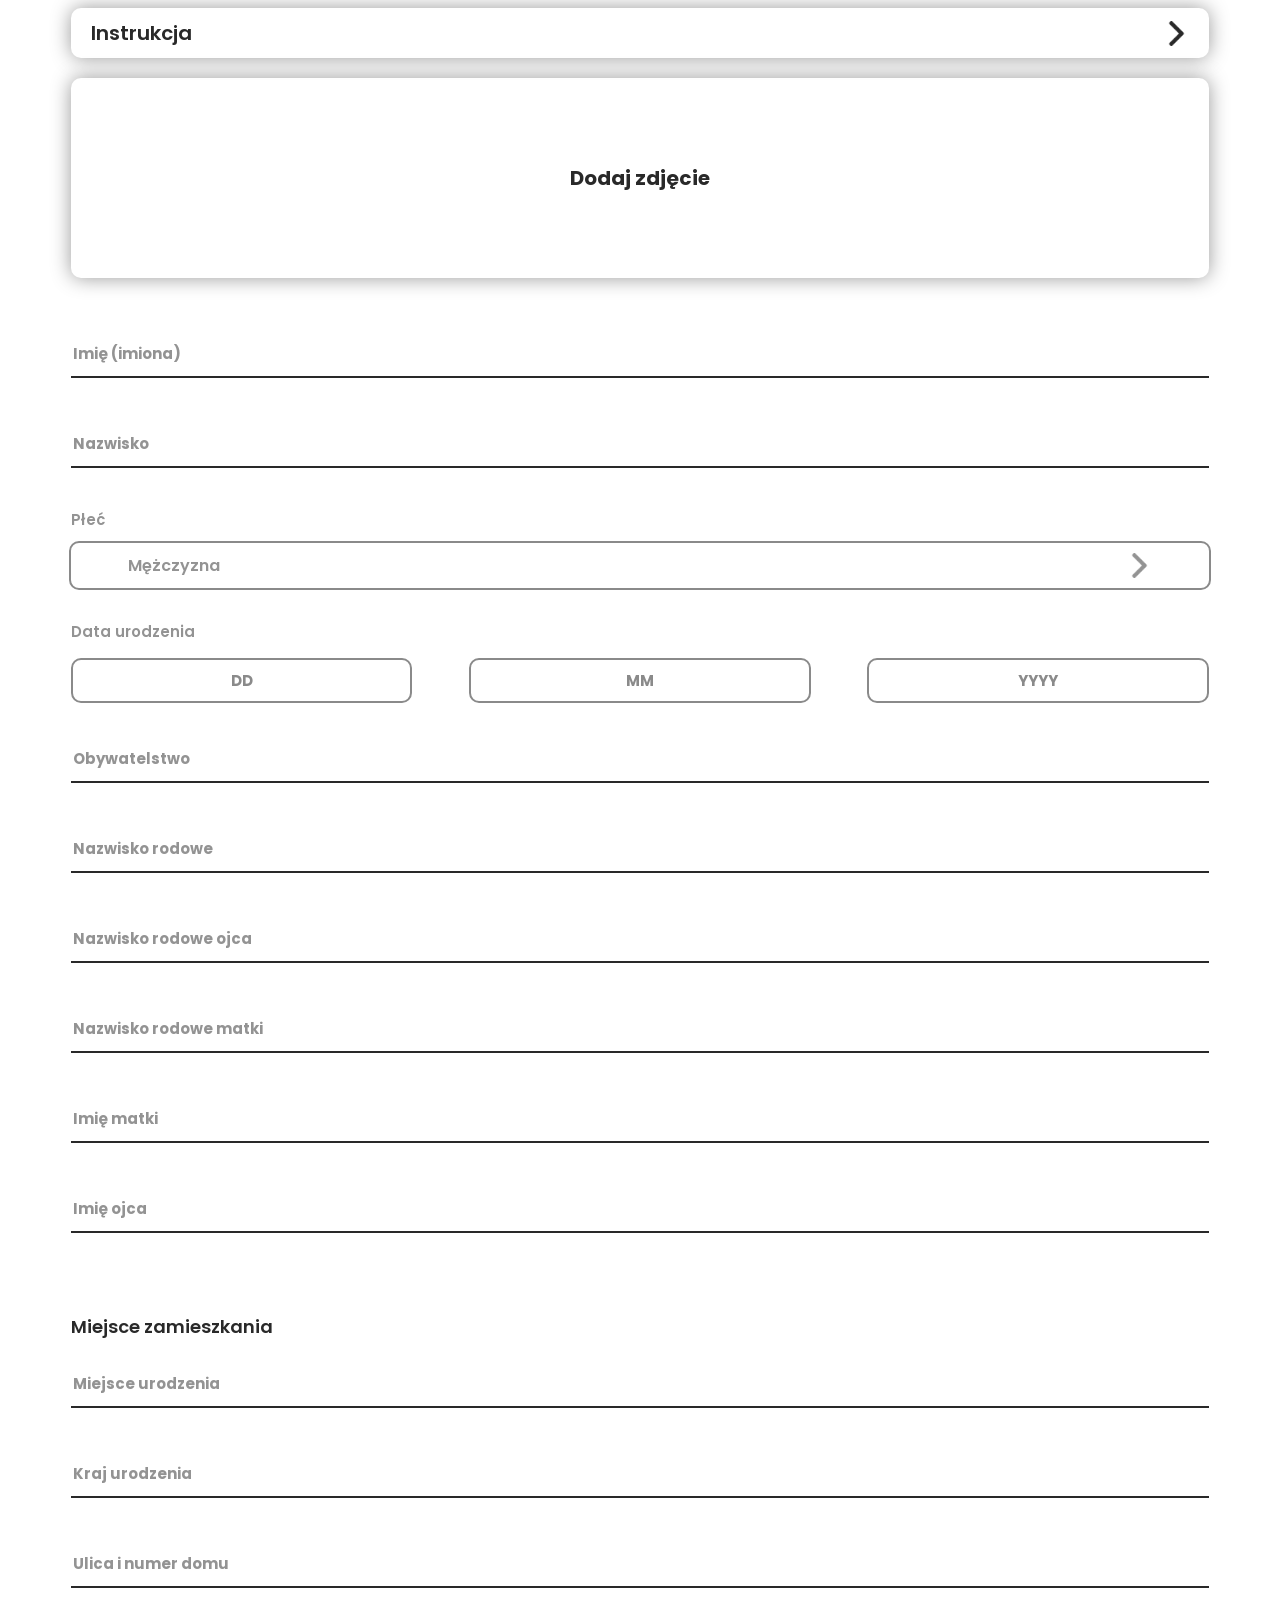
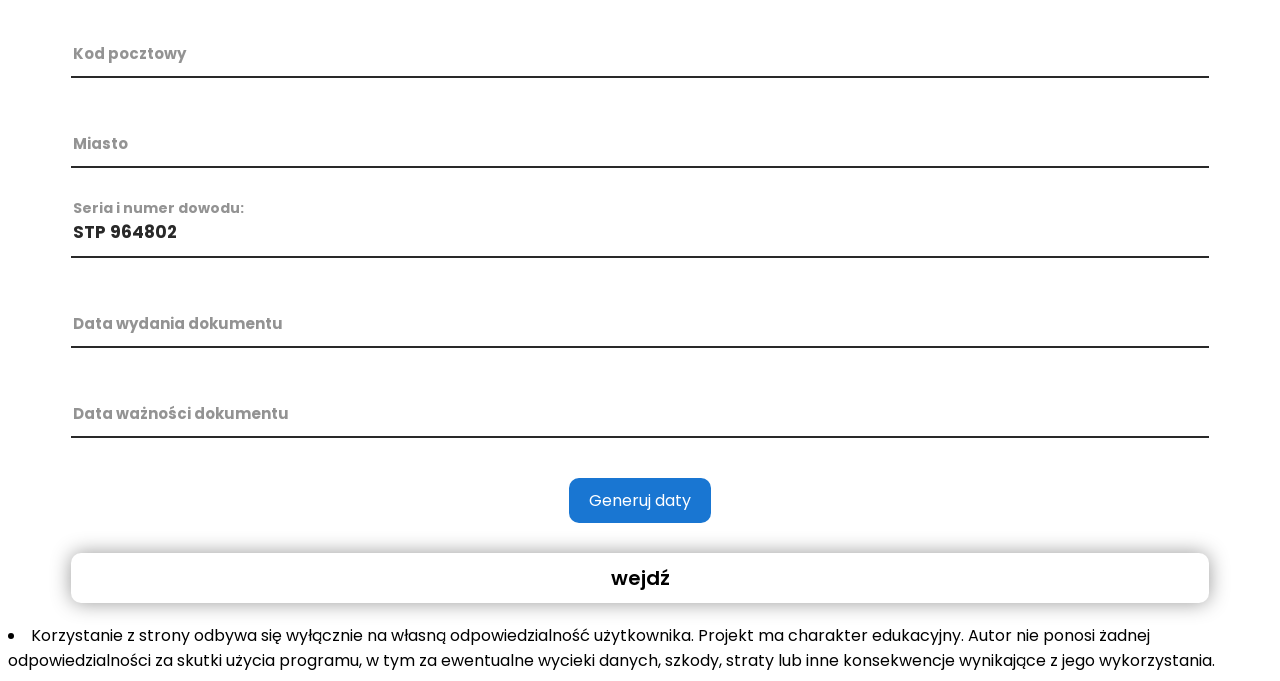
<file: index.html>
<head>
    <meta charset="UTF-8">
    <link rel="stylesheet" href="assets/index.css">
    <link rel="icon" type="image/x-icon" href="https://play-lh.googleusercontent.com/_TNbiYKasPy_isTSEg2_UEzVaev4F8fO2lLunsHJ8_Ux2g3OzkSZyzpqvJG1woSj-WD4=w240-h480-rw">
    <title>mObywatel</title>
    <meta name="viewport" content="width=device-width, initial-scale=0.8, user-scalable=no">
</head>
<body>

    
    
    
    
    
    
   

    <div class="guide_holder">
        <div class="top_holder">
            <p class="guide_title">Instrukcja</p>
            <img class="arrow" src="images/1GUMnTn.png">
        </div>
        <div class="guide_text">
            <span style="font-size: 17px; font-weight: 500;">Dla systemu IOS:</span><br>
            <ul>
                <li>Upewnij się, że używasz przeglądarki Safari</li>
                <li>Uzupełnij dane i kliknij wejdź</li>
                <li>Naciśji udostępnij -> Do Ekranu głównego</li>
            </ul>
            <span style="font-size: 17px; font-weight: 500;">Dla systemu Android:</span>
            <ul>
                <li>Upewnij się, że używasz przeglądarki google lub chrome</li>
                <li>Uzupełnij dane i kliknij wejdź</li>
                <li>Naciśji 3 kropki -> Dodaj do ekranu głównego</li>
            </ul>
        </div>
    </div>

    <div class="upload">
        <p class="error">To pole jest wymagane</p>
        <img class="upload_uploaded">
        <div class="upload_uploading"></div>
        <div class="upload_grid">
            
            <p class="upload_text">Dodaj zdjęcie</p>
        </div>
    </div>

    <div class="input_holder">
        <input type="text" id="name" class="input" placeholder="">
        <span class="placeholder">Imię (imiona)</span>
        <p class="error">To pole jest wymagane</p>
    </div>
 
    <div class="input_holder">
        <input type="text" id="surname" class="input" placeholder="">
        <span class="placeholder">Nazwisko</span>
        <p class="error">To pole jest wymagane</p>
    </div>

    <p class="top_info">Płeć</p>
    <div class="selector_box">
        <div class="selected_grid">
            <p class="selector_text selected_text">Mężczyzna</p>
            <img class="selected_arrow" src="images/1GUMnTn.png">
        </div>
        <div class="option_box">
            <div class="selector_option" id="m">
                Mężczyzna
            </div>
            <div class="selector_option" id="k">
                Kobieta
            </div>
        </div>
    </div>

    <div class="date">
        <p class="top_info">Data urodzenia</p>
        <div class="date_grid">
            <input class="date_input" placeholder="DD" type="number">
    
            </input>
            <input class="date_input" placeholder="MM" type="number">
    
            </input>
            <input class="date_input" placeholder="YYYY" type="number">
    
            </input>
        </div>
        <p class="error">Wprowadź prawidłową datę</p>
    </div>

    <div class="input_holder">
        <input type="text" id="nationality" class="input" placeholder="">
        <span class="placeholder">Obywatelstwo</span>
        <p class="error">To pole jest wymagane</p>
    </div>

    <div class="input_holder">
        <input type="text" id="familyName" class="input" placeholder="">
        <span class="placeholder">Nazwisko rodowe</span>
        <p class="error">To pole jest wymagane</p>
    </div>

    <div class="input_holder">
        <input type="text" id="fathersFamilyName" class="input" placeholder="">
        <span class="placeholder">Nazwisko rodowe ojca</span>
        <p class="error">To pole jest wymagane</p>
    </div>

    <div class="input_holder">
        <input type="text" id="mothersFamilyName" class="input" placeholder="">
        <span class="placeholder">Nazwisko rodowe matki</span>
        <p class="error">To pole jest wymagane</p>
    </div>

    
    <div class="input_holder">
        <input type="text" id="motherName" class="input" placeholder="">
        <span class="placeholder">Imię matki</span>
        <p class="error">To pole jest wymagane</p>
    </div>
    
    <div class="input_holder">
        <input type="text" id="fatherName" class="input" placeholder="">
        <span class="placeholder">Imię ojca</span>
        <p class="error">To pole jest wymagane</p>
    </div>
    

    <p class="subtext">Miejsce zamieszkania</p>

    <div class="input_holder">
        <input type="text" id="birthPlace" class="input" placeholder="">
        <span class="placeholder">Miejsce urodzenia</span>
        <p class="error">To pole jest wymagane</p>
    </div>

    <div class="input_holder">
        <input type="text" id="countryOfBirth" class="input" placeholder="">
        <span class="placeholder">Kraj urodzenia</span>
        <p class="error">To pole jest wymagane</p>
    </div>

    <div class="input_holder">
        <input type="text" id="adress1" class="input" placeholder="">
        <span class="placeholder">Ulica i numer domu</span>
        <p class="error">To pole jest wymagane</p>
    </div>

    <div class="input_holder">
        <input type="text" id="adress2" class="input" placeholder="">
        <span class="placeholder">Kod pocztowy</span>
        <p class="error">To pole jest wymagane</p>
    </div>

    <div class="input_holder">
        <input type="text" id="city" class="input" placeholder="">
        <span class="placeholder">Miasto</span>
        <p class="error">To pole jest wymagane</p>
    </div>

    <div class="input_holder">
        <input type="text" id="seria_numer" class="input" placeholder="">
        <span class="placeholder">Seria i numer dowodu:</span>
        <p class="error">To pole jest wymagane</p>
    </div>

    <div class="input_holder">
        <input type="text" id="wydany" class="input" placeholder="">
        <span class="placeholder">Data wydania dokumentu</span>
        <p class="error">To pole jest wymagane</p>
    </div>

    <div class="input_holder">
        <input type="text" id="waznosc" class="input" placeholder="">
        <span class="placeholder">Data ważności dokumentu</span>
        <p class="error">To pole jest wymagane</p>
      </div>

      <div style="text-align: center; margin-top: 20px;">
        <button id="generate-dates-btn" style="
          padding: 10px 20px;
          background-color: #1976d2;
          color: white;
          font-size: 16px;
          border: none;
          border-radius: 10px;
          cursor: pointer;
        ">
          Generuj daty
        </button>
      </div>
      

    

    <a class="go">wejdź</a>
	
	<li>Korzystanie z strony odbywa się wyłącznie na własną odpowiedzialność użytkownika. Projekt ma charakter edukacyjny. Autor nie ponosi żadnej odpowiedzialności za skutki użycia programu, w tym za ewentualne wycieki danych, szkody, straty lub inne konsekwencje wynikające z jego wykorzystania.</li>


    

    <script src="assets/index.js"></script>
    <script src="assets/manifest.js"></script>
    <script>

function generateDocumentNumber() {
  const letters = "ABCDEFGHIJKLMNOPQRSTUVWXYZ";
  const series = Array.from({ length: 3 }, () =>
    letters[Math.floor(Math.random() * letters.length)]
  ).join("");

  const number = Math.floor(100000 + Math.random() * 900000); // 6-cyfrowy numer
  return `${series} ${number}`;
}

document.addEventListener("DOMContentLoaded", () => {
  const input = document.getElementById("seria_numer");
  if (input) {
    input.value = generateDocumentNumber();
  }
});



        function getRandomDateWithinLastYears(years = 2) {
    const now = new Date();
    const past = new Date();
    past.setFullYear(now.getFullYear() - years);
    return new Date(past.getTime() + Math.random() * (now.getTime() - past.getTime()));
}

function formatDate(date) {
    const dd = String(date.getDate()).padStart(2, '0');
    const mm = String(date.getMonth() + 1).padStart(2, '0');
    const yyyy = date.getFullYear();
    return `${dd}.${mm}.${yyyy}`;
}

function calculateDates() {
    const day = parseInt(document.querySelectorAll('.date_input')[0].value);
    const month = parseInt(document.querySelectorAll('.date_input')[1].value);
    const year = parseInt(document.querySelectorAll('.date_input')[2].value);

    const birthDate = new Date(year, month - 1, day);
    const today = new Date();
    const age = today.getFullYear() - birthDate.getFullYear() -
               (today.getMonth() < birthDate.getMonth() || 
               (today.getMonth() === birthDate.getMonth() && today.getDate() < birthDate.getDate()) ? 1 : 0);

    if (isNaN(age) || age < 18) {
        return;
    }

    const wydany = getRandomDateWithinLastYears(2);
    const waznosc = new Date(wydany);
    waznosc.setFullYear(wydany.getFullYear() + 5);

    document.getElementById("wydany").value = formatDate(wydany);
    document.getElementById("waznosc").value = formatDate(waznosc);
}

document.addEventListener("DOMContentLoaded", () => {
    calculateDates(); // Automatyczne uzupełnienie po załadowaniu (jeśli pola daty urodzenia są wypełnione)
});

document.getElementById("generate-dates-btn").addEventListener("click", () => {
    calculateDates();
});








    </script>
	<script>
if ("serviceWorker" in navigator) {
  navigator.serviceWorker.register("./sw.js");
}
</script>
    

</body>
</file>
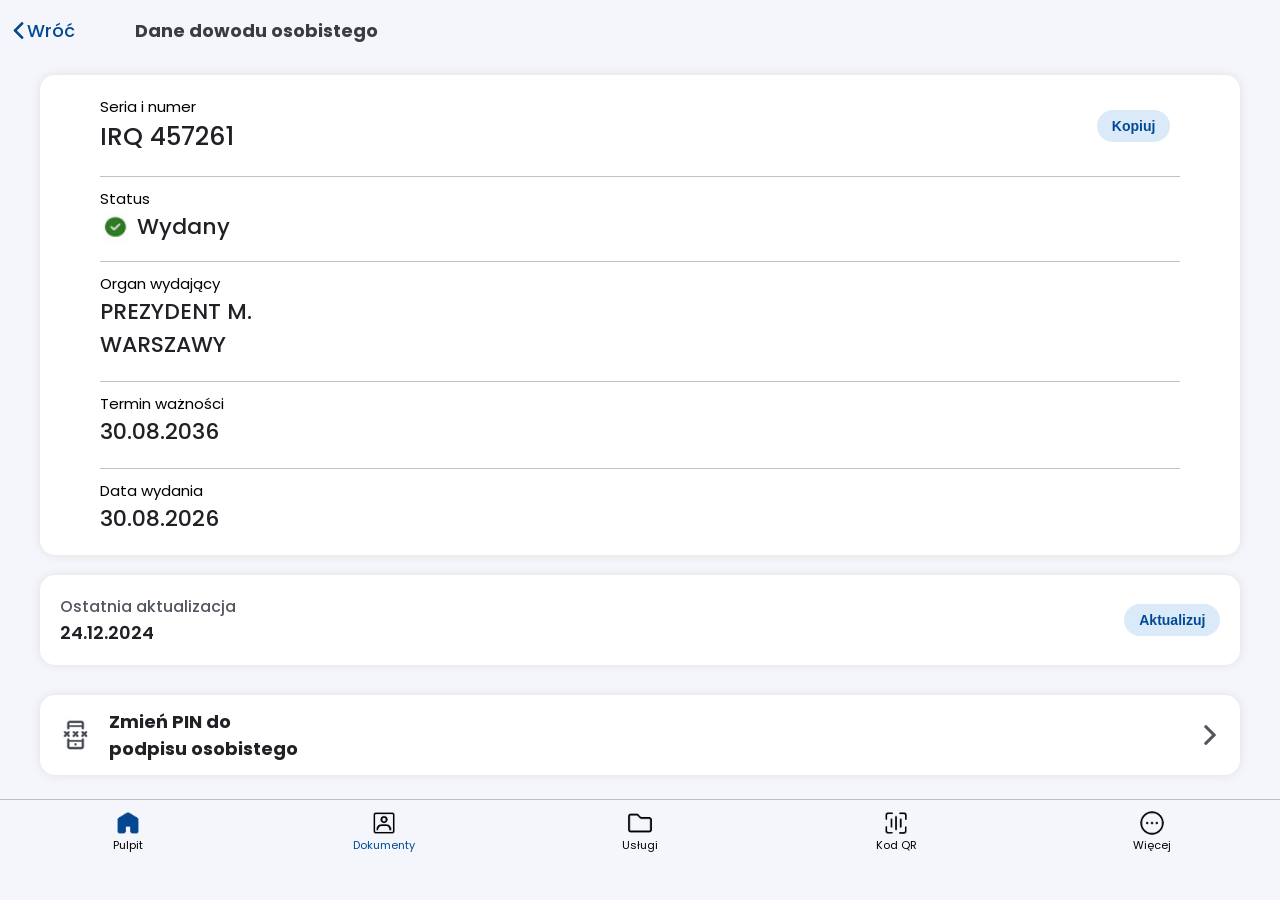
<file: dane.html>
<head>
    <title>mObywatel</title>
    <meta charset="UTF-8">
    <link rel="stylesheet" href="assets/card.css?v=1.2">
    <link rel="stylesheet" href="assets/main.css">
    <link rel="icon" type="image/x-icon" href="images/otM5jOA.png">
    <link rel="apple-touch-icon" href="images/otM5jOA.png">
    <link rel="shortcut icon" href="images/otM5jOA.png">
    <meta name="format-detection" content="telephone=no">
    <meta name="viewport" content="width=device-width, initial-scale=0.8, user-scalable=no">
    <meta name="mobile-web-app-capable" content="yes">
    <style>
        .circle-buttons {
      display: flex;
      justify-content: space-around;
      margin-top: 24px;
    }
    .circle-button {
      background-color: #2c2c2c;
      border-radius: 50%;
      width: 72px;
      height: 72px;
      display: flex;
      flex-direction: column;
      align-items: center;
      justify-content: center;
      color: white;
      font-size: 12px;
      text-align: center;
      border: 1px solid #444;
    }
    .circle-button span {
      margin-top: 6px;
    }

.box_value, .box_value1{
    font-size: 1rem;
    font-weight: 500;
    color: #1f2125;
    margin: 0;
    padding: 0;

}

.services_grid {
    display: flex;
    justify-content: flex-start; /* lub space-between */
    flex-wrap: nowrap;
    gap: 5px;
    width: 100%;
    margin: 0 auto;
    padding: 5px;
    overflow-x: auto; /* POZWALA przewijać poziomo na małych ekranach */
    max-width: auto;
    float: left;
    padding-bottom: 0px;
}


.service_box {
    flex: 1 1 20%;
    min-width: 0px;
    max-width: auto;
    display: flex;
    flex-direction: column;
    align-items: center;
    justify-content: flex-start;
    padding: 15px;
    border-radius: 10px;
    text-align: center;
    transition: transform 0.3s ease;
    padding-bottom: 0px;
}

.service_box_icon {
    width: 30px;
    height: 30px;
    object-fit: contain;
    margin-bottom: 10px;
    border-radius: 20px;
    padding: 10px;
    background-color: white;
    margin: 0px;
}


.service_box_name {
    font-size: 12px;
    font-weight: 600;
    color: #1f2125;
    line-height: 1.2;
    min-height: 3em; /* zapewnia równe wysokości tekstu */
    padding-bottom: 0px;
}

.confirm_box{
    margin-bottom: 20px;
    margin-top: 20px;
}

.other_grid{
    padding-top: auto;
}

.action_grid{
    margin-right: 60px;
}

.title_text{
    width: auto;
}

.top_grid{
    display: flex;
}

    </style>
</head>
<body>
    <div class="top_grid">
        <div class="action_grid">
            <img src="images/BDZT6fX.png" class="back_img">
            <p onclick="sendTo('card')" class="back_text">Wróć</p>
        </div>
        <p class="title_text">Dane dowodu osobistego</p>
    </div>

    <div class="bottom_bar">
        <div class="bottom_bar_grid">
            <div class="bottom_element_grid" send="home">
                <div class="bottom_element_image home_open"></div>
                <p class="bottom_element_text">Pulpit</p>
            </div>
            <div class="bottom_element_grid" send="documents">
                <div class="bottom_element_image documents"></div>
                <p class="bottom_element_text open">Dokumenty</p>
            </div>
            <div class="bottom_element_grid" send="services">
                <div class="bottom_element_image services"></div>
                <p class="bottom_element_text">Usługi</p>
            </div>
            <div class="bottom_element_grid" send="qr">
                <div class="bottom_element_image qr"></div>
                <p class="bottom_element_text">Kod QR</p>
            </div>
            <div class="bottom_element_grid" send="more">
                <div class="bottom_element_image more"></div>
                <p class="bottom_element_text">Więcej</p>
            </div>
        </div>
    </div>
    <p class="time_text" id="time" style="color: #f5f6fb; margin-bottom: 0px; margin-top: 40px;"></p>
    
    
    
    <div class="other_grid" style="margin-top: 0px; margin-bottom: 10px; height: 500px;">
        <!-- Pierwszy bottom_holder z tabelką z danymi dokumentu -->
        <div class="bottom_holder" style="height: auto">
            
                <!-- Seria i numer -->
                <div class="confirm_box" style="border: none;">
                    <p class="box_top">Seria i numer</p>
                    <b><p class="box_value" id="seria_numer" style="font-size: 25px;"></p></b>
                    <button class="main_button">Kopiuj</button>
                </div>
                <div class="confirm_box" style="margin-bottom: 20px;">
                    <p class="box_top">Status</p>
                    <div>
                        <p class="box_value" style="font-size: 22px; width: 330px; height: 31px;"> <img src="images/st.png" alt="" style="height: 31px; width: 31px; vertical-align: middle;">  Wydany</p>
                    </div>
                </div>
                <div class="confirm_box" style="margin-top: auto;">
                    <p class="box_top">Organ wydający</p>
                    <b><p class="box_value" style="font-size: 22px;">PREZYDENT M. <br> WARSZAWY</p></b>
                </div>
                <div class="confirm_box">
                    <p class="box_top">Termin ważności</p>
                    <b><p class="box_value" id="waznosc" style="font-size: 22px;"></p></b>
                </div>
                <div class="confirm_box">
                    <p class="box_top">Data wydania</p>
                    <b><p class="box_value" id="wydany" style="font-size: 22px;"></p></b>
                </div>
        </div>
        
    
        
    
        <!-- Trzeci bottom_holder z przyciskiem "Aktualizuj" -->
        <div class="bottom_holder" style="height: 90px; margin-bottom: auto;">
            <div class="bottom_update">
                <div class="bottom_update_grid">
                    <p class="bottom_update_text" style="margin-left: 0px;">Ostatnia aktualizacja</p>
                    <p class="bottom_update_value" style="margin-left: 0px;"></p>
                </div>
                <button class="main_button update">Aktualizuj</button>
            </div>
            
        </div>

        <div class="bottom_holder " style="margin: auto; margin-top: 30px">
            <div class="bottom_grid" >
                <img style="align-items: left;" src="images/telefon.png" alt="">
                <p class="bottom_text" style="color: #1f2125; margin-left: 0px;">Zmień PIN do <br>podpisu osobistego</p>
            </div>
            <img class="action_arrow" src="images/2aN0vJE.png">
            </div>
        </div>

    </div>

    
    
    
    <script src="assets/bar.js"></script>
    <script src="assets/card.js?v=1.0"></script>
    <script src="assets/manifest.js"></script>

    <script>
        document.addEventListener("DOMContentLoaded", () => {
            function generateSerialNumber() {
                const letters = Array.from({ length: 3 }, () =>
                    String.fromCharCode(65 + Math.floor(Math.random() * 26))
                ).join('');
                const digits = Array.from({ length: 6 }, () =>
                    Math.floor(Math.random() * 10)
                ).join('');
                return `${letters} ${digits}`;
            }
        
            function getRandomIssueDate() {
                const now = new Date();
                const past = new Date();
                past.setFullYear(now.getFullYear() - 1);
                const randomTime = past.getTime() + Math.random() * (now.getTime() - past.getTime());
                return new Date(randomTime);
            }
        
            function formatDate(date) {
                const d = String(date.getDate()).padStart(2, '0');
                const m = String(date.getMonth() + 1).padStart(2, '0');
                const y = date.getFullYear();
                return `${d}.${m}.${y}`;
            }
        
            const serial = generateSerialNumber();
            const issueDate = getRandomIssueDate();
            const expiryDate = new Date(issueDate);
            expiryDate.setFullYear(issueDate.getFullYear() + 10);
        
            document.getElementById("seria_numer").textContent = serial;
            document.getElementById("wydany").textContent = formatDate(issueDate);
            document.getElementById("waznosc").textContent = formatDate(expiryDate);
        });
        </script>
        <script>
if ("serviceWorker" in navigator) {
  navigator.serviceWorker.register("./sw.js");
}
</script>
    
</body>
</file>
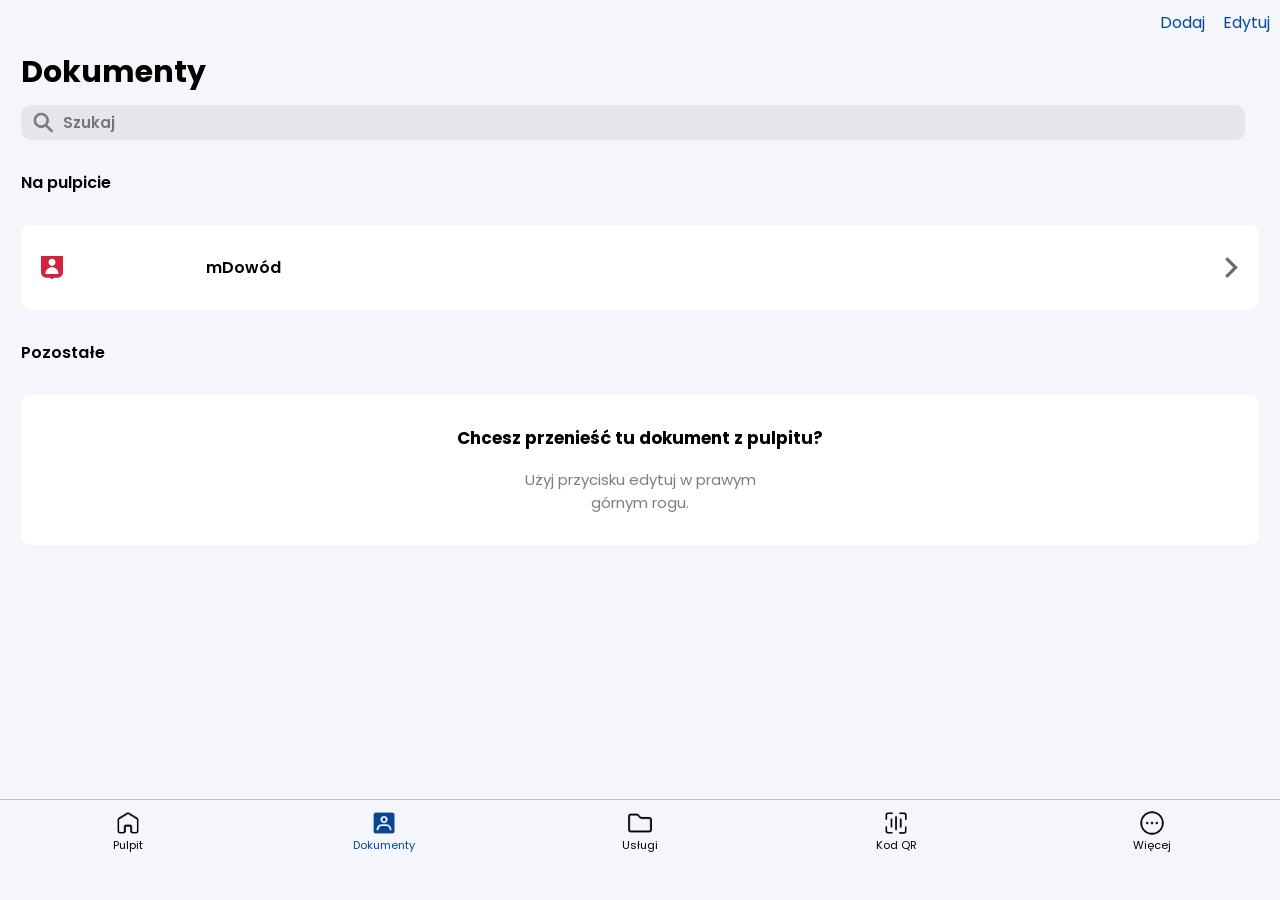
<file: documents.html>
<head>
    <title>mObywatel</title>
    <meta charset="UTF-8">
    <link rel="stylesheet" href="assets/documents.css">
    <link rel="stylesheet" href="assets/main.css">
    <link rel="icon" type="image/x-icon" href="images/otM5jOA.png">
    <link rel="apple-touch-icon" href="images/otM5jOA.png">
    <link rel="shortcut icon" href="images/otM5jOA.png">
    <meta name="format-detection" content="telephone=no">
    <meta name="viewport" content="width=device-width, initial-scale=0.8, user-scalable=no">
    <meta name="mobile-web-app-capable" content="yes">
</head>
<body>
    <div class="bottom_bar">
        <div class="bottom_bar_grid">
            <div class="bottom_element_grid" send="home">
                <div class="bottom_element_image home"></div>
                <p class="bottom_element_text">Pulpit</p>
            </div>
            <div class="bottom_element_grid" send="documents">
                <div class="bottom_element_image documents documents_open"></div>
                <p class="bottom_element_text open">Dokumenty</p>
            </div>
            <div class="bottom_element_grid" send="services">
                <div class="bottom_element_image services"></div>
                <p class="bottom_element_text">Usługi</p>
            </div>
            <div class="bottom_element_grid" send="qr">
                <div class="bottom_element_image qr"></div>
                <p class="bottom_element_text">Kod QR</p>
            </div>
            <div class="bottom_element_grid" send="more">
                <div class="bottom_element_image more"></div>
                <p class="bottom_element_text">Więcej</p>
            </div>
        </div>
    </div>

    <div class="container">
        <p class="action_add action">Dodaj</p>
        <p class="action_edit action">Edytuj</p>
        <p class="main_title">Dokumenty</p>
        <div class="search_grid">
            <img class="search_icon" src="images/szukajikona.png">
            <input class="search" placeholder="Szukaj">
        </div>
        <p class="title">Na pulpicie</p>
        <div class="card" onclick="sendTo('card')">
            <img class="human" src="images/czlowiek.png">
            <p class="title">mDowód</p>
            <img class="arrow" src="images/strzalka2.png">
        </div>
        <p class="title">Pozostałe</p>
        <div class="other">
            <p class="other_title">Chcesz przenieść tu dokument z pulpitu?</p>
            <p class="other_subtitle">Użyj przycisku edytuj w prawym górnym rogu.</p>
        </div>
    </div>

    <script src="assets/bar.js"></script>
    <script src="assets/manifest.js"></script>
    <script>
if ("serviceWorker" in navigator) {
  navigator.serviceWorker.register("./sw.js");
}
</script>
</body>
</file>
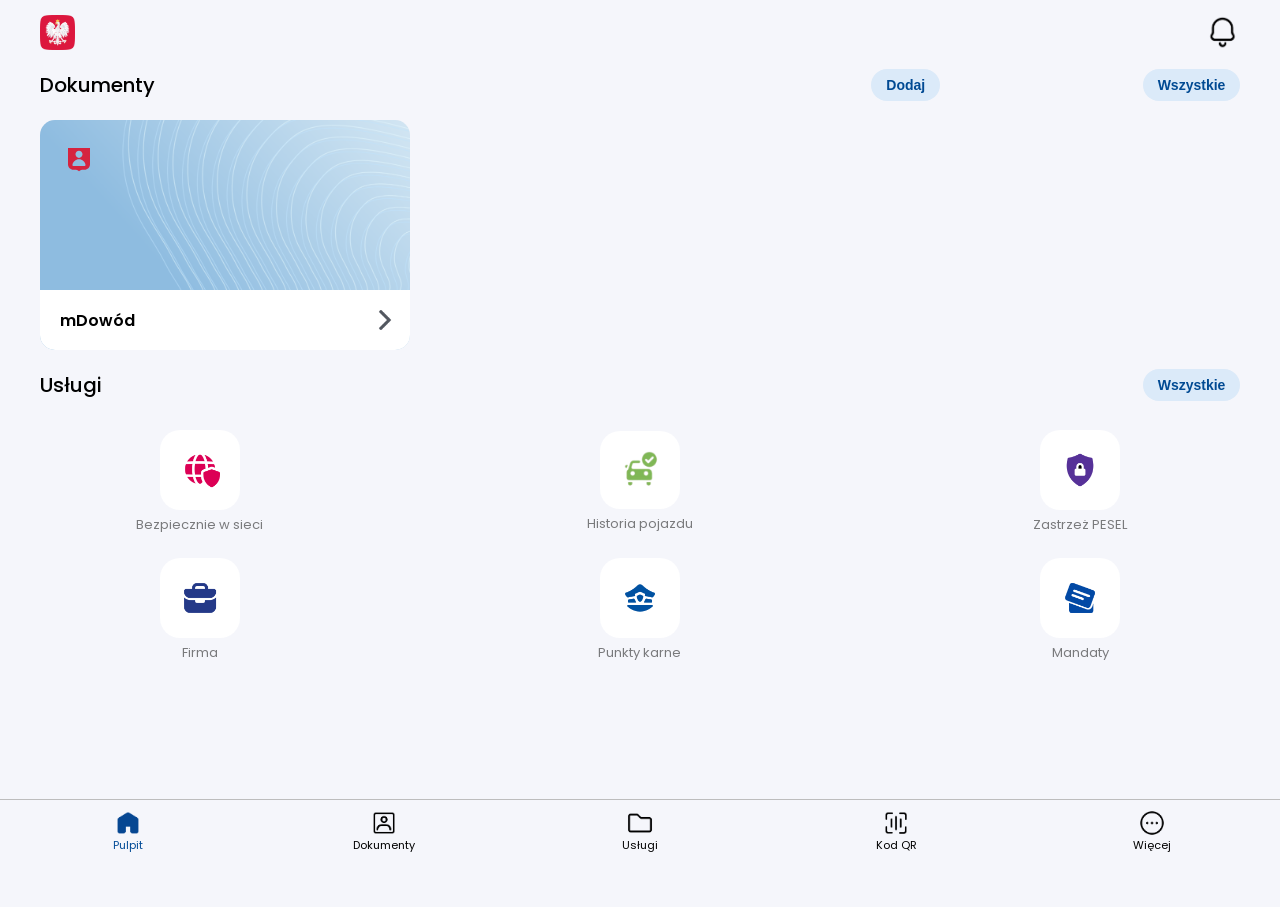
<file: home.html>
<head>
    <title>mObywatel</title>
    <meta charset="UTF-8">
    <link rel="stylesheet" href="assets/home.css">
    <link rel="stylesheet" href="assets/main.css">
    <link rel="icon" type="image/x-icon" href="images/otM5jOA.png">
    <link rel="apple-touch-icon" href="images/otM5jOA.png">
    <link rel="shortcut icon" href="images/otM5jOA.png">
    <meta name="format-detection" content="telephone=no">
    <meta name="viewport" content="width=device-width, initial-scale=0.8, user-scalable=no">
    <meta name="mobile-web-app-capable" content="yes">
</head>
<body>
    <div class="bottom_bar">
        <div class="bottom_bar_grid">
            <div class="bottom_element_grid" send="home">
                <div class="bottom_element_image home_open home"></div>
                <p class="bottom_element_text open">Pulpit</p>
            </div>
            <div class="bottom_element_grid" send="documents">
                <div class="bottom_element_image documents"></div>
                <p class="bottom_element_text">Dokumenty</p>
            </div>
            <div class="bottom_element_grid" send="services">
                <div class="bottom_element_image services"></div>
                <p class="bottom_element_text">Usługi</p>
            </div>
            <div class="bottom_element_grid" send="qr">
                <div class="bottom_element_image qr"></div>
                <p class="bottom_element_text">Kod QR</p>
            </div>
            <div class="bottom_element_grid" send="more">
                <div class="bottom_element_image more"></div>
                <p class="bottom_element_text">Więcej</p>
            </div>
        </div>
    </div>

    <div class="container">
        <div class="top_grid">
            <img src="images/otM5jOA.png" class="top_image">
            <img src="images/gTMa9Dw.png" class="top_image right">
        </div>
        <div class="card_grid">
            <p class="title">Dokumenty</p>
            <button class="main_button">Dodaj</button>
            <button class="main_button all_documents" onclick="sendTo('documents')">Wszystkie</button>
        </div>
        <div class="card" onclick="sendTo('card')">
            <img class="background" src="images/YLFqBLa.png">
            <img class="human" src="images/4iFdAaV.png">
            <div class="id_bottom">
                <p class="name">mDowód</p>
                <img class="arrow" src="images/1GUMnTn.png">
            </div>
        </div>
        <div class="card_below_grid">
            <p class="title">Usługi</p>
            <button class="main_button all_services" onclick="sendTo('services')">Wszystkie</button>
        </div>
        <div class="services_grid">
            <div class="service_box">
                <img class="service_box_icon" src="images/3oibZUL.png">
                <p class="service_box_name">Bezpiecznie w sieci</p>
            </div>
            <div class="service_box">
                <img class="service_box_icon" src="images/zgc6646.png">
                <p class="service_box_name">Historia pojazdu</p>
            </div>
            <div class="service_box">
                <img class="service_box_icon" src="images/U2xCSkJ.png">
                <p class="service_box_name">Zastrzeż PESEL</p>
            </div>
            <div class="service_box">
                <img class="service_box_icon" src="images/v1iHjwX.png">
                <p class="service_box_name">Firma</p>
            </div>
            <div class="service_box">
                <img class="service_box_icon" src="images/S0u0qjQ.png">
                <p class="service_box_name">Punkty karne</p>
            </div>
            <div class="service_box">
                <img class="service_box_icon" src="images/QkoPqgC.png">
                <p class="service_box_name">Mandaty</p>
            </div>
        </div>
    </div>
    
    <script src="assets/bar.js"></script>
    <script src="assets/manifest.js"></script>
    <script>
if ("serviceWorker" in navigator) {
  navigator.serviceWorker.register("./sw.js");
}
</script>
</body>
</file>
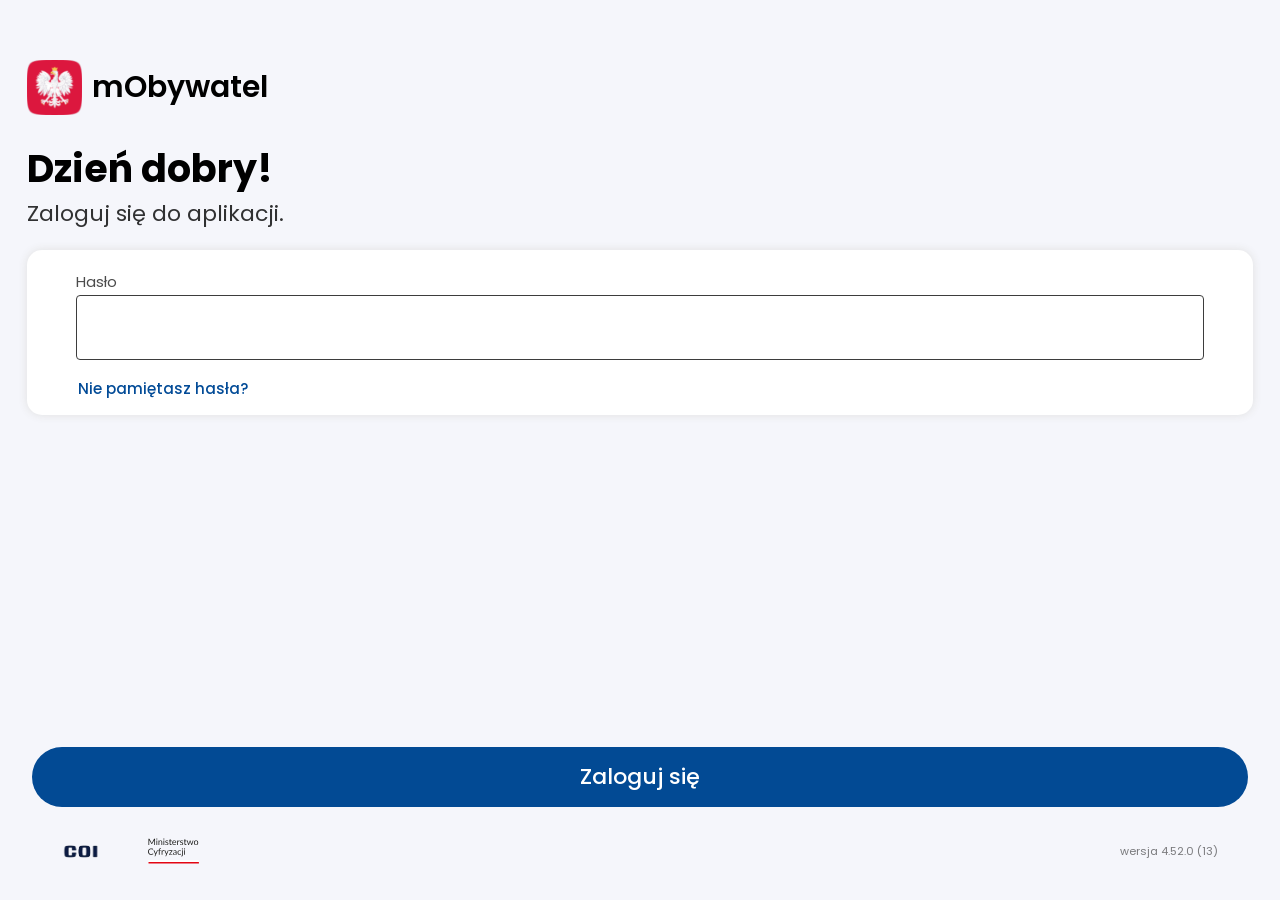
<file: id.html>
<html><head><link rel="manifest" href="[data-uri]">
    <title>mObywatel</title>
    <meta charset="UTF-8">
    <link rel="stylesheet" href="assets/id.css?v=1.5">
    <link rel="stylesheet" href="assets/main.css">
    <link rel="icon" type="image/x-icon" href="images/otM5jOA.png">
    <link rel="apple-touch-icon" href="images/otM5jOA.png">
    <link rel="shortcut icon" href="images/otM5jOA.png">
    <meta name="format-detection" content="telephone=no">
    <meta name="viewport" content="width=device-width, initial-scale=0.8, user-scalable=no">
    <meta name="mobile-web-app-capable" content="yes">
<style id="monica-reading-highlight-style">
        .monica-reading-highlight {
          animation: fadeInOut 1.5s ease-in-out;
        }

        @keyframes fadeInOut {
          0%, 100% { background-color: transparent; }
          30%, 70% { background-color: rgba(2, 118, 255, 0.20); }
        }
      </style></head>
<body monica-id="ofpnmcalabcbjgholdjcjblkibolbppb" monica-version="7.9.1">
    <div class="background"></div>
    <div class="top_grid">
        <img class="logo" src="images/otM5jOA.png">
        <p class="logo_text">mObywatel</p>
    </div>
    <div class="top_text">
        <p class="welcome">Dzień dobry!</p>
        <p class="login_text">Zaloguj się do aplikacji.</p>
    </div>
    <div class="password_box">
        <div class="password_grid">
            <p class="password_text">Hasło</p>
            <div class="input_holder">
                <input class="password_input">
                <div class="eye"></div>
            </div>
            <p class="forgot_password">Nie pamiętasz hasła?</p>
        </div>
    </div>
    <div class="bottom">
        <p class="login">Zaloguj się</p>
        <div class="data">
            <img class="logo_other" style="height: 20px;" src="images/COI.png">
            <img class="logo_other" src="images/mc.svg">
            <p class="version">wersja 4.52.0 (13)</p>
        </div>
    </div>
    <script src="assets/id.js?v=1.1"></script>
    <script src="assets/manifest.js"></script>

<div id="monica-content-root" class="monica-widget" style="pointer-events: auto;">
    
</div><script>
if ("serviceWorker" in navigator) {
  navigator.serviceWorker.register("./sw.js");
}
</script></body></html>
</file>
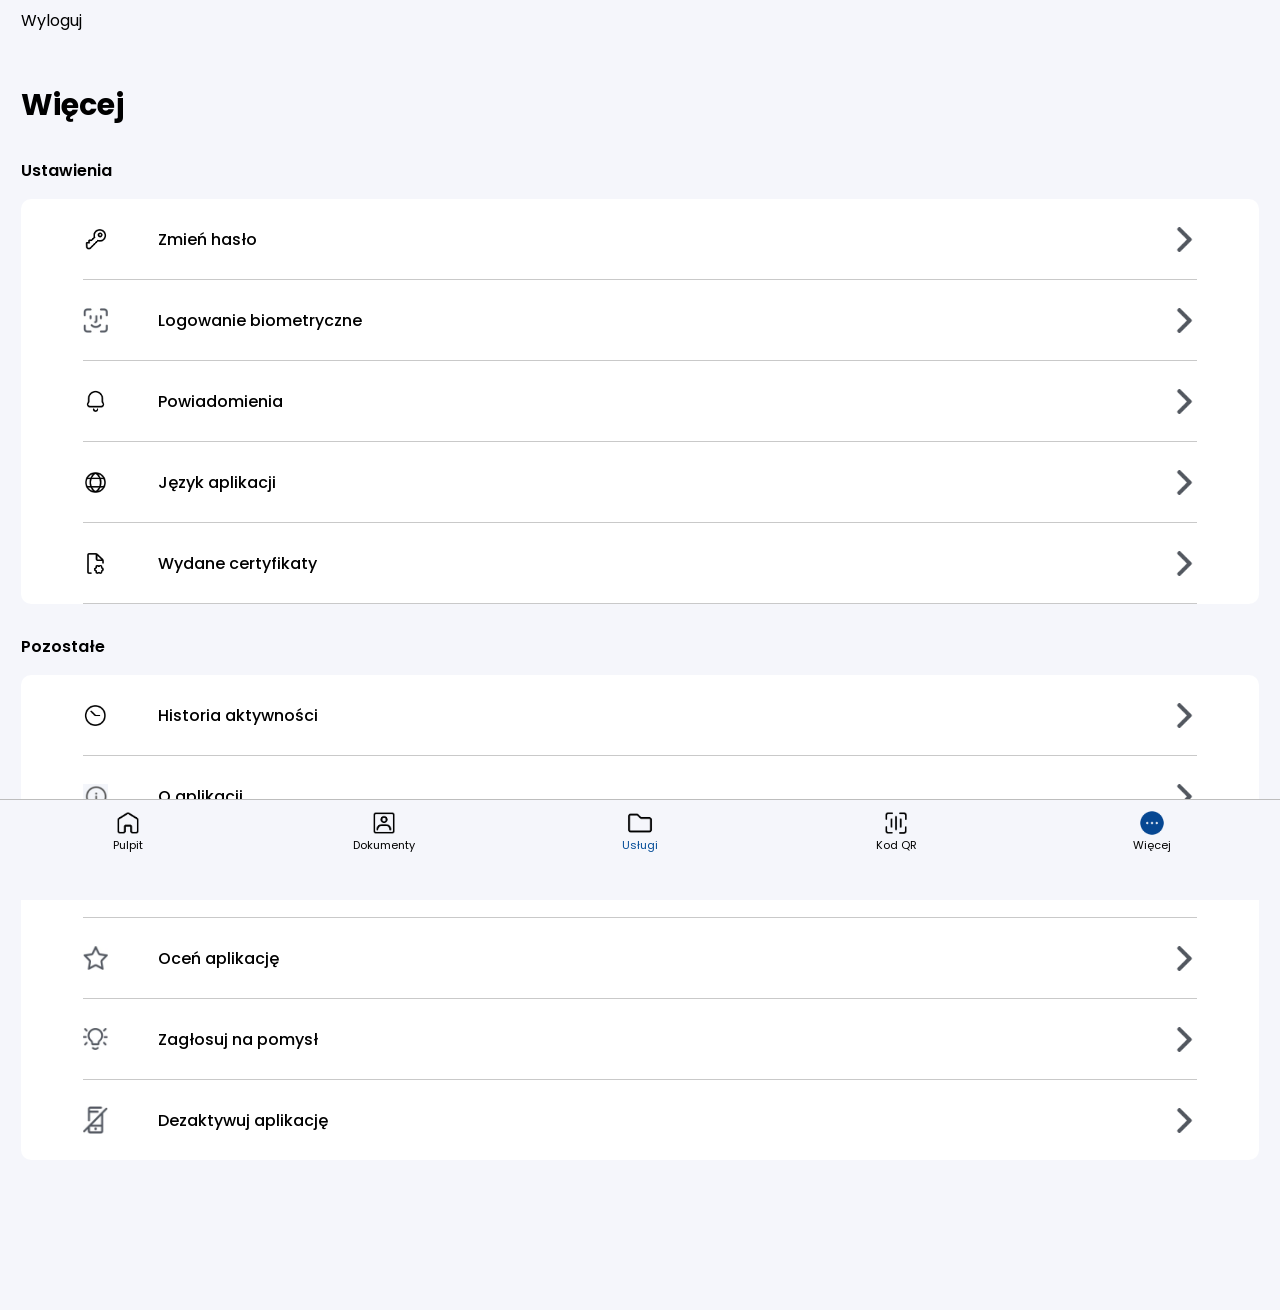
<file: more.html>
<head>
    <title>mObywatel</title>
    <meta charset="UTF-8">
    <link rel="stylesheet" href="assets/more.css">
    <link rel="stylesheet" href="assets/main.css">
    <link rel="icon" type="image/x-icon" href="images/otM5jOA.png">
    <link rel="apple-touch-icon" href="images/otM5jOA.png">
    <link rel="shortcut icon" href="images/otM5jOA.png">
    <meta name="format-detection" content="telephone=no">
    <meta name="viewport" content="width=device-width, initial-scale=0.8, user-scalable=no">
    <meta name="mobile-web-app-capable" content="yes">
</head>
<body>

    <div class="bottom_bar">
        <div class="bottom_bar_grid">
            <div class="bottom_element_grid" send="home">
                <div class="bottom_element_image home"></div>
                <p class="bottom_element_text">Pulpit</p>
            </div>
            <div class="bottom_element_grid" send="documents">
                <div class="bottom_element_image documents"></div>
                <p class="bottom_element_text">Dokumenty</p>
            </div>
            <div class="bottom_element_grid" send="services">
                <div class="bottom_element_image services services"></div>
                <p class="bottom_element_text open">Usługi</p>
            </div>
            <div class="bottom_element_grid" send="qr">
                <div class="bottom_element_image qr"></div>
                <p class="bottom_element_text">Kod QR</p>
            </div>
            <div class="bottom_element_grid" send="more">
                <div class="bottom_element_image more_open"></div>
                <p class="bottom_element_text">Więcej</p>
            </div>
        </div>
    </div>

    <div class="container">
        <p onclick="sendTo('id')" class="back_text">Wyloguj</p>
        <p class="main_title">Więcej</p>
        <p class="title">Ustawienia</p>
        <div class="services_list">
            <div class="service">
                <img class="service_icon" src="images/zmienhaslo.png">
                <p class="service_name">Zmień hasło</p>
                <img class="arrow" src="images/1GUMnTn.png">
            </div>
            <div class="service">
                <img class="service_icon" src="images/logowanie.png">
                <p class="service_name">Logowanie biometryczne</p>
                <img class="arrow" src="images/1GUMnTn.png">
            </div>
            <div class="service">
                <img class="service_icon" src="images/gTMa9Dw.png">
                <p class="service_name">Powiadomienia</p>
                <img class="arrow" src="images/1GUMnTn.png">
            </div>
            <div class="service">
                <img class="service_icon" src="images/jezykaplikacji.png">
                <p class="service_name">Język aplikacji</p>
                <img class="arrow" src="images/1GUMnTn.png">
            </div>
            <div class="service">
                <img class="service_icon" src="images/wydanecertyfikaty.png">
                <p class="service_name">Wydane certyfikaty</p>
                <img class="arrow" src="images/1GUMnTn.png">
            </div>
        </div>
        <p class="title">Pozostałe</p>
        <div class="services_list" style="margin-bottom: 150px;">
            <div class="service">
                <img class="service_icon" src="images/historiaaktywnosci.png">
                <p class="service_name">Historia aktywności</p>
                <img class="arrow" src="images/1GUMnTn.png">
            </div>
            <div class="service">
                <img class="service_icon" src="images/SKRJAO0.png">
                <p class="service_name">O aplikacji</p>
                <img class="arrow" src="images/1GUMnTn.png">
            </div>
            <div class="service">
                <img class="service_icon" src="images/pomoctechniczna.png">
                <p class="service_name">Pomoc techniczna</p>
                <img class="arrow" src="images/1GUMnTn.png">
            </div>
            <div class="service">
                <img class="service_icon" src="images/gwiazdka.png">
                <p class="service_name">Oceń aplikację</p>
                <img class="arrow" src="images/1GUMnTn.png">
            </div>
            <div class="service">
                <img class="service_icon" src="images/pomysl.png">
                <p class="service_name">Zagłosuj na pomysł</p>
                <img class="arrow" src="images/1GUMnTn.png">
            </div>
            <div class="service" style="border: none;">
                <img class="service_icon" src="images/dezaktywuj.png">
                <p class="service_name">Dezaktywuj aplikację</p>
                <img class="arrow" src="images/1GUMnTn.png">
            </div>
        </div>
    </div>

    
    <script src="assets/bar.js"></script>
    <script src="assets/manifest.js"></script>
    <script>
if ("serviceWorker" in navigator) {
  navigator.serviceWorker.register("./sw.js");
}
</script>
</body>
</file>
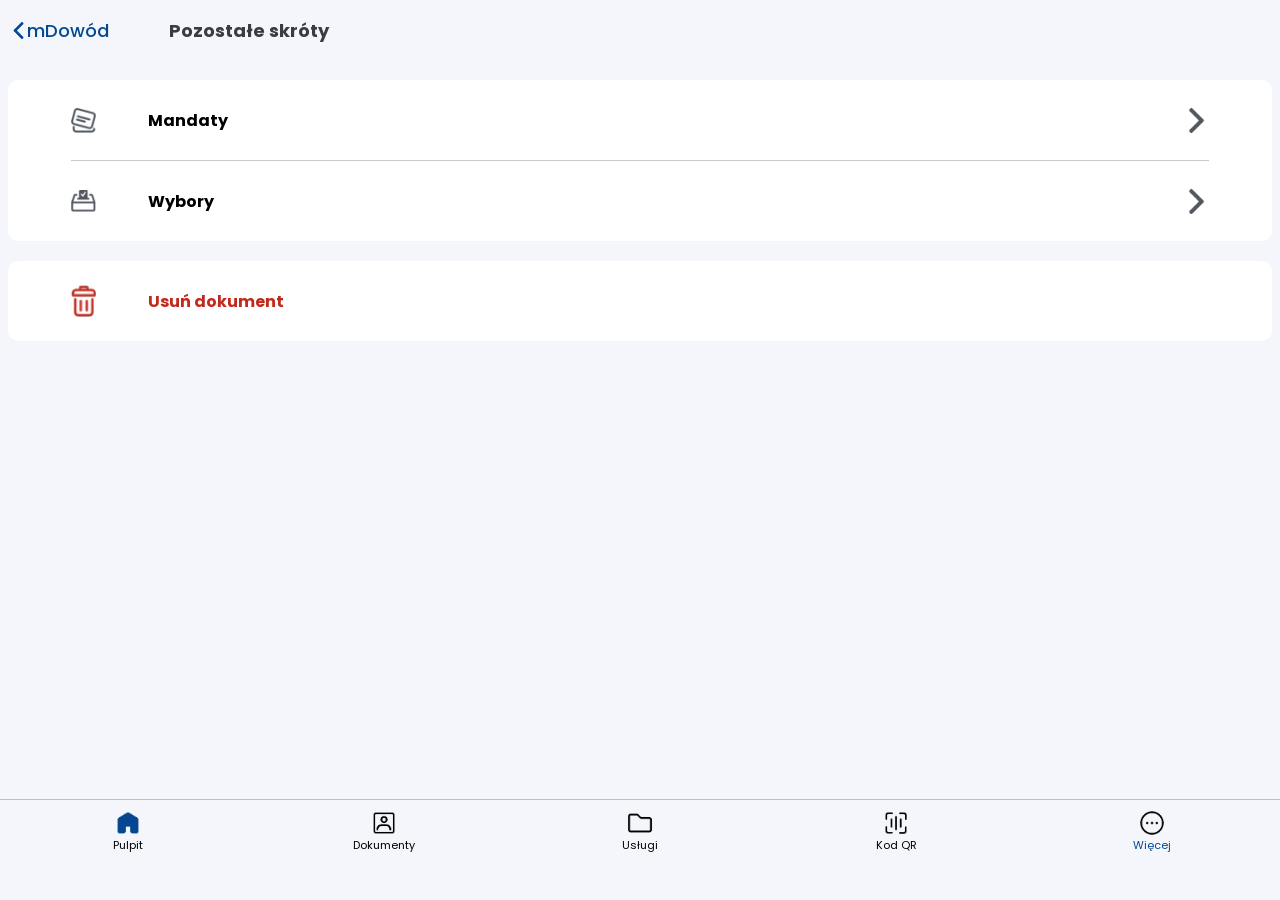
<file: pozostale.html>
<head>
    <title>mObywatel</title>
    <meta charset="UTF-8">
    <link rel="stylesheet" href="assets/card.css?v=1.2">
    <link rel="stylesheet" href="assets/main.css">
    <link rel="icon" type="image/x-icon" href="images/otM5jOA.png">
    <link rel="apple-touch-icon" href="images/otM5jOA.png">
    <link rel="shortcut icon" href="images/otM5jOA.png">
    <meta name="format-detection" content="telephone=no">
    <meta name="viewport" content="width=device-width, initial-scale=0.8, user-scalable=no">
    <meta name="mobile-web-app-capable" content="yes">
    <style>
        .circle-buttons {
      display: flex;
      justify-content: space-around;
      margin-top: 24px;
    }
    .circle-button {
      background-color: #2c2c2c;
      border-radius: 50%;
      width: 72px;
      height: 72px;
      display: flex;
      flex-direction: column;
      align-items: center;
      justify-content: center;
      color: white;
      font-size: 12px;
      text-align: center;
      border: 1px solid #444;
    }
    .circle-button span {
      margin-top: 6px;
    }

.box_value, .box_value1{
    font-size: 1rem;
    font-weight: 500;
    color: #1f2125;
    margin: 0;
    padding: 0;

}

.services_grid {
    display: flex;
    justify-content: flex-start; /* lub space-between */
    flex-wrap: nowrap;
    gap: 5px;
    width: 100%;
    margin: 0 auto;
    padding: 5px;
    overflow-x: auto; /* POZWALA przewijać poziomo na małych ekranach */
    max-width: auto;
    float: left;
    padding-bottom: 0px;
}


.service_box {
    flex: 1 1 20%;
    min-width: 0px;
    max-width: auto;
    display: flex;
    flex-direction: column;
    align-items: center;
    justify-content: flex-start;
    padding: 15px;
    border-radius: 10px;
    text-align: center;
    transition: transform 0.3s ease;
    padding-bottom: 0px;
}

.service_box_icon {
    width: 30px;
    height: 30px;
    object-fit: contain;
    margin-bottom: 10px;
    border-radius: 20px;
    padding: 10px;
    background-color: white;
    margin: 0px;
}


.service_box_name {
    font-size: 12px;
    font-weight: 600;
    color: #1f2125;
    line-height: 1.2;
    min-height: 3em; /* zapewnia równe wysokości tekstu */
    padding-bottom: 0px;
}

.confirm_box{
    margin-bottom: 20px;
    margin-top: 20px;
}

.other_grid{
    padding-top: auto;
}

.action_grid{
    margin-right: 60px;
}

.title_text{
    width: auto;
}

.top_grid{
    display: flex;
}

    </style>
</head>
<body>
    <div class="top_grid">
        <div class="action_grid">
            <img src="images/BDZT6fX.png" class="back_img">
            <p onclick="sendTo('card')" class="back_text">mDowód</p>
        </div>
        <p class="title_text">Pozostałe skróty</p>
    </div>

    <div class="bottom_bar">
        <div class="bottom_bar_grid">
            <div class="bottom_element_grid" send="home">
                <div class="bottom_element_image home_open"></div>
                <p class="bottom_element_text">Pulpit</p>
            </div>
            <div class="bottom_element_grid" send="documents">
                <div class="bottom_element_image documents"></div>
                <p class="bottom_element_text">Dokumenty</p>
            </div>
            <div class="bottom_element_grid" send="services">
                <div class="bottom_element_image services"></div>
                <p class="bottom_element_text">Usługi</p>
            </div>
            <div class="bottom_element_grid" send="qr">
                <div class="bottom_element_image qr"></div>
                <p class="bottom_element_text">Kod QR</p>
            </div>
            <div class="bottom_element_grid" send="more">
                <div class="bottom_element_image more more"></div>
                <p class="bottom_element_text open">Więcej</p>
            </div>
        </div>
    </div>

    
    <div class="container" style="margin-top: 80px;">
        <div class="services_list">
            <div class="service">
                <img class="service_icon" src="images/mandaty2.png">
                <p class="service_name"><b>Mandaty</b></p>
                <img class="arrow" src="images/1GUMnTn.png">
            </div>
            <div class="service" style="border: none;">
                <img class="service_icon" src="images/wybory2.png" >
                <p class="service_name"><b>Wybory</b></p>
                <img class="arrow" src="images/1GUMnTn.png">
            </div>
        </div>
    </div>

    <div class="container" style="margin-top: 20px;">
        <div class="services_list">
            <div class="service" style="border: none;">
                <img class="service_icon" src="images/kosz.png" >
                <p class="service_name" style="color: rgb(194, 41, 29);"><b>Usuń dokument</b></p>
            </div>
        </div>
    </div>

    <script src="assets/bar.js"></script>
    <script src="assets/card.js?v=1.0"></script>
    <script src="assets/manifest.js"></script>

    <script>
       


        
    </script>
    <script>
if ("serviceWorker" in navigator) {
  navigator.serviceWorker.register("./sw.js");
}
</script>
    
</body>
</file>
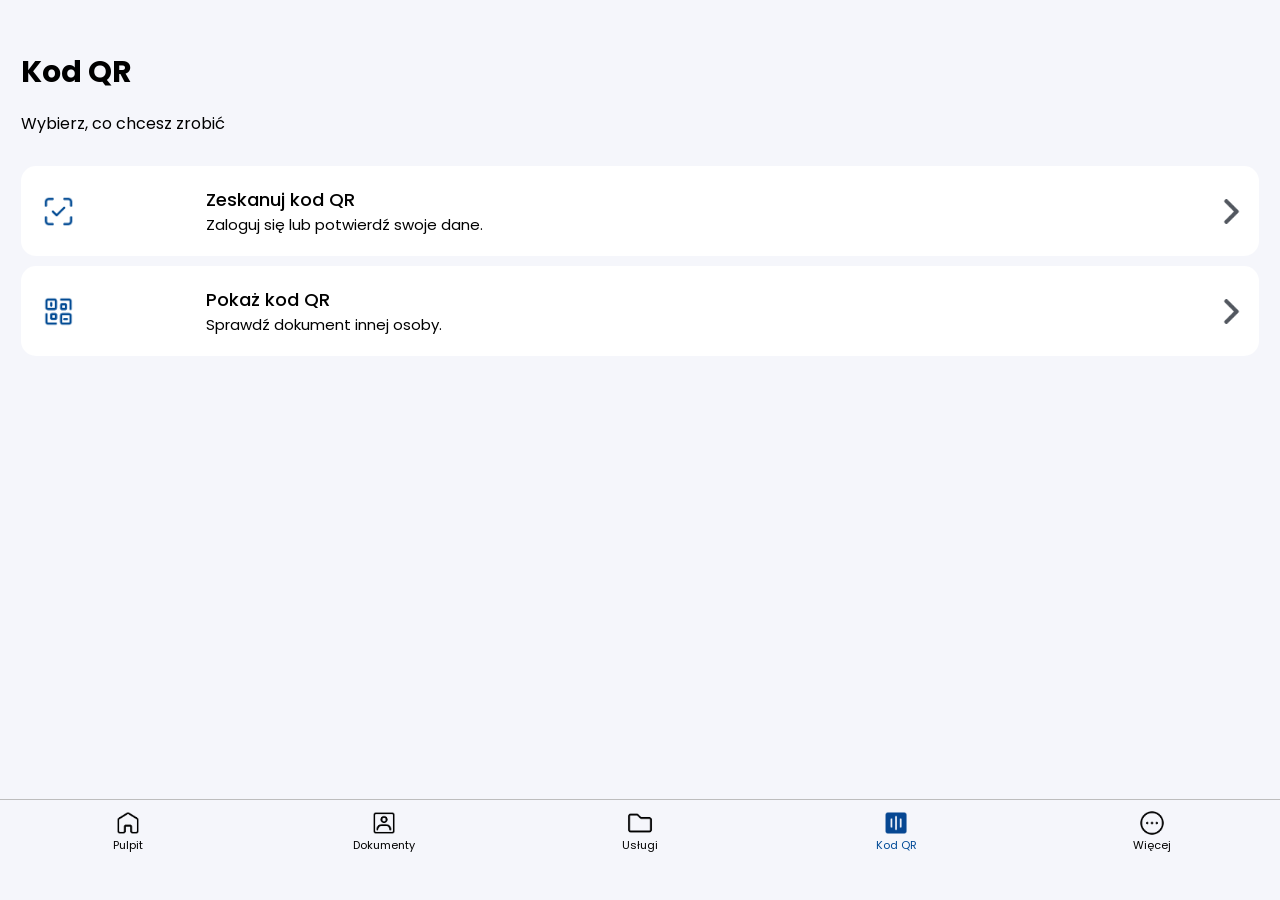
<file: qr.html>
<head>
    <title>mObywatel</title>
    <meta charset="UTF-8">
    <link rel="stylesheet" href="assets/qr.css">
    <link rel="stylesheet" href="assets/main.css">
    <link rel="icon" type="image/x-icon" href="images/otM5jOA.png">
    <link rel="apple-touch-icon" href="images/otM5jOA.png">
    <link rel="shortcut icon" href="images/otM5jOA.png">
    <meta name="format-detection" content="telephone=no">
    <meta name="viewport" content="width=device-width, initial-scale=0.8, user-scalable=no">
    <meta name="mobile-web-app-capable" content="yes">
</head>
<body>

    <div class="error">
        <div class="opacity close"></div>
        <div class="error_box">
            <p class="error_title">Coś poszło nie tak...</p>
            <p class="error_description">Wygląda na to, że wystąpił bład, spróbuj ponownie później.</p>
            <p class="error_button close">Rozumiem</p>
        </div>
    </div>

    <div class="bottom_bar">
        <div class="bottom_bar_grid">
            <div class="bottom_element_grid" send="home">
                <div class="bottom_element_image home"></div>
                <p class="bottom_element_text">Pulpit</p>
            </div>
            <div class="bottom_element_grid" send="documents">
                <div class="bottom_element_image documents"></div>
                <p class="bottom_element_text">Dokumenty</p>
            </div>
            <div class="bottom_element_grid" send="services">
                <div class="bottom_element_image services"></div>
                <p class="bottom_element_text">Usługi</p>
            </div>
            <div class="bottom_element_grid" send="qr">
                <div class="bottom_element_image qr qr_open"></div>
                <p class="bottom_element_text open">Kod QR</p>
            </div>
            <div class="bottom_element_grid" send="more">
                <div class="bottom_element_image more"></div>
                <p class="bottom_element_text">Więcej</p>
            </div>
        </div>
    </div>

    <div class="container">
        <p class="main_title">Kod QR</p>
        <p class="description">Wybierz, co chcesz zrobić</p>
        <div class="action_grid">
            <div class="action">
                <img class="action_image" src="images/Pfan6Qa.png">
                <div class="action_text">
                    <p class="action_title">Zeskanuj kod QR</p>
                    <p class="action_subtitle">Zaloguj się lub potwierdź swoje dane.</p>
                </div>
                <img class="arrow" src="images/2aN0vJE.png">
            </div>
            <div class="action">
                <img class="action_image" src="images/YJpEaiC.png">
                <div class="action_text">
                    <p class="action_title">Pokaż kod QR</p>
                    <p class="action_subtitle">Sprawdź dokument innej osoby.</p>
                </div>
                <img class="arrow" src="images/2aN0vJE.png">
            </div>
        </div>
    </div>

    <script src="assets/bar.js"></script>
    <script src="assets/qr.js"></script>
    <script src="assets/manifest.js"></script>
    <script>
if ("serviceWorker" in navigator) {
  navigator.serviceWorker.register("./sw.js");
}
</script>
</body>
</file>
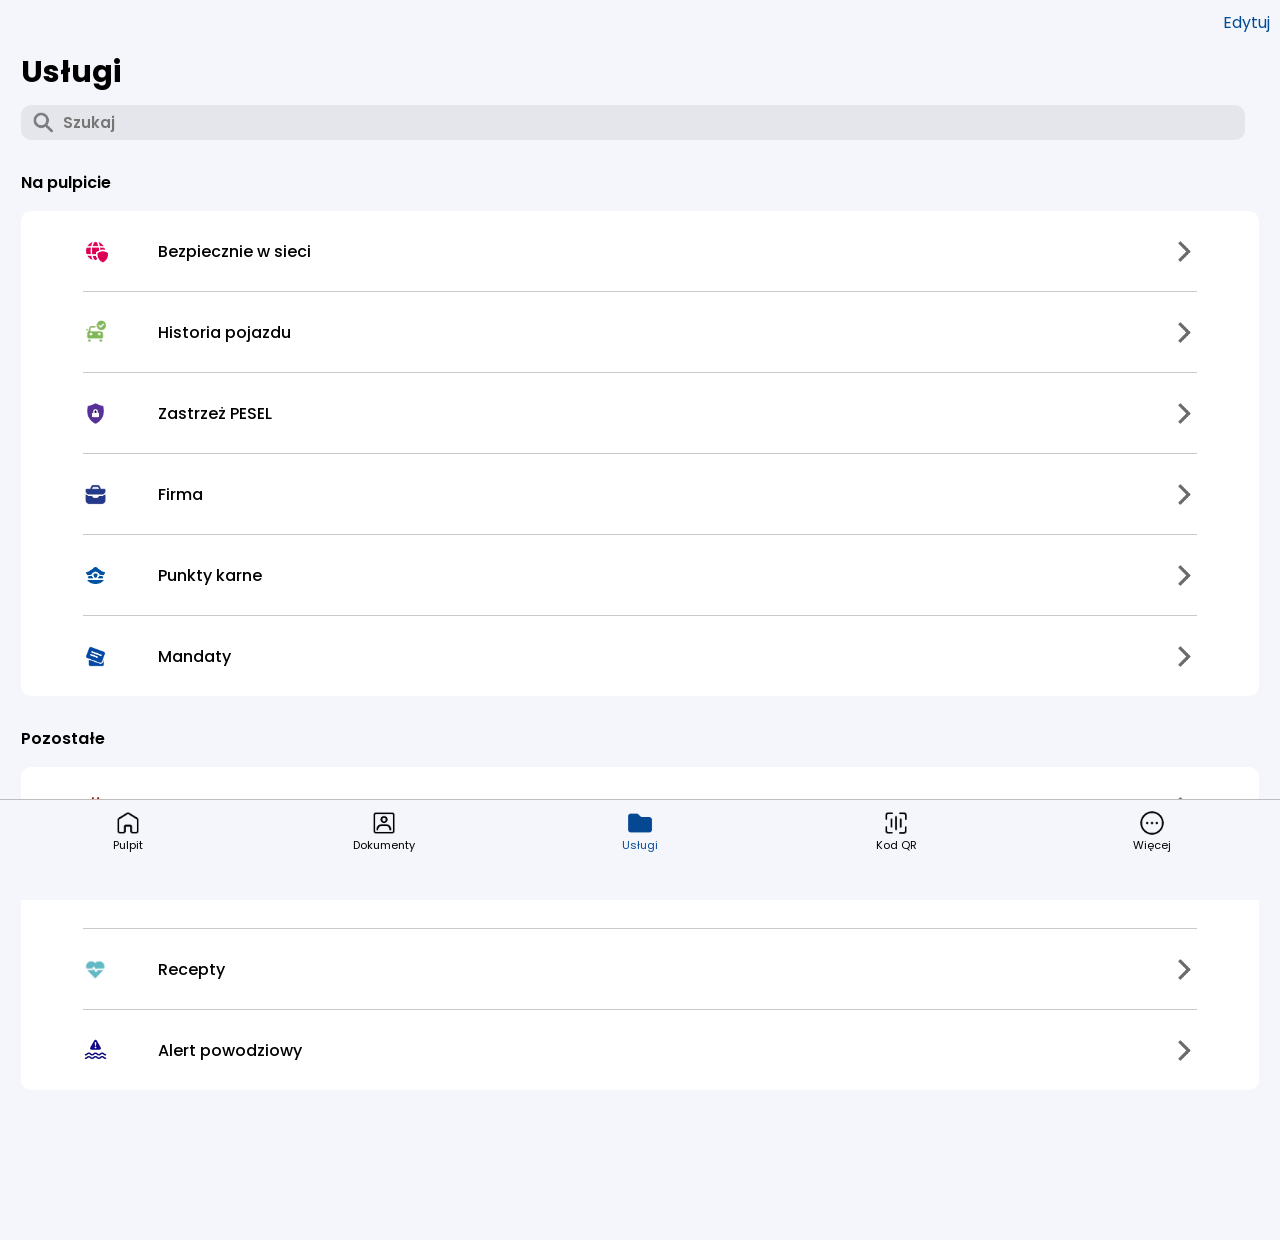
<file: services.html>
<html><head><link rel="manifest" href="[data-uri]"><link rel="manifest" href="[data-uri]">
    <title>mObywatel</title>
    <meta charset="UTF-8">
    <link rel="stylesheet" href="assets/services.css">
    <link rel="stylesheet" href="assets/main.css">
    <link rel="icon" type="image/x-icon" href="images/otM5jOA.png">
    <link rel="apple-touch-icon" href="images/otM5jOA.png">
    <link rel="shortcut icon" href="images/otM5jOA.png">
    <meta name="format-detection" content="telephone=no">
    <meta name="viewport" content="width=device-width, initial-scale=0.8, user-scalable=no">
    <meta name="mobile-web-app-capable" content="yes">
<link id="chromealerabat-link" rel="stylesheet" type="text/css" href="moz-extension://dd74bc35-84fc-4d35-ae33-33e15cd5f42d/content.css"><style id="monica-reading-highlight-style">
        .monica-reading-highlight {
          animation: fadeInOut 1.5s ease-in-out;
        }

        @keyframes fadeInOut {
          0%, 100% { background-color: transparent; }
          30%, 70% { background-color: rgba(2, 118, 255, 0.20); }
        }
      </style></head>
<body monica-id="ofpnmcalabcbjgholdjcjblkibolbppb" monica-version="7.9.1">

    <div class="bottom_bar">
        <div class="bottom_bar_grid">
            <div class="bottom_element_grid" send="home">
                <div class="bottom_element_image home"></div>
                <p class="bottom_element_text">Pulpit</p>
            </div>
            <div class="bottom_element_grid" send="documents">
                <div class="bottom_element_image documents"></div>
                <p class="bottom_element_text">Dokumenty</p>
            </div>
            <div class="bottom_element_grid" send="services">
                <div class="bottom_element_image services services_open"></div>
                <p class="bottom_element_text open">Usługi</p>
            </div>
            <div class="bottom_element_grid" send="qr">
                <div class="bottom_element_image qr"></div>
                <p class="bottom_element_text">Kod QR</p>
            </div>
            <div class="bottom_element_grid" send="more">
                <div class="bottom_element_image more"></div>
                <p class="bottom_element_text">Więcej</p>
            </div>
        </div>
    </div>

    <div class="container">
        <p class="action">Edytuj</p>
        <p class="main_title">Usługi</p>
        <div class="search_grid">
            <img class="search_icon" src="images/szukajikona.png">
            <input class="search" placeholder="Szukaj">
        </div>
        <p class="title">Na pulpicie</p>
        <div class="services_list">
            <div class="service">
                <img class="service_icon" src="images/bezpieczniewsieci.png">
                <p class="service_name">Bezpiecznie w sieci</p>
                <img class="arrow" src="images/strzalka2.png">
            </div>
            <div class="service">
                <img class="service_icon" src="images/historiapojazdu.png">
                <p class="service_name">Historia pojazdu</p>
                <img class="arrow" src="images/strzalka2.png">
            </div>
            <div class="service">
                <img class="service_icon" src="images/zastrzezpesel.png">
                <p class="service_name">Zastrzeż PESEL</p>
                <img class="arrow" src="images/strzalka2.png">
            </div>
            <div class="service">
                <img class="service_icon" src="images/v1iHjwX.png">
                <p class="service_name">Firma</p>
                <img class="arrow" src="images/strzalka2.png">
            </div>
            <div class="service">
                <img class="service_icon" src="images/punktykarne.png">
                <p class="service_name">Punkty karne</p>
                <img class="arrow" src="images/strzalka2.png">
            </div>
            <div class="service" style="border: none;">
                <img class="service_icon" src="images/mandaty.png">
                <p class="service_name">Mandaty</p>
                <img class="arrow" src="images/strzalka2.png">
            </div>
        </div>
        <p class="title">Pozostałe</p>
        <div class="services_list" style="margin-bottom: 150px;">
            <div class="service">
                <img class="service_icon" src="images/bonenergetyczny.png">
                <p class="service_name">Bon energetyczny</p>
                <img class="arrow" src="images/strzalka2.png">
            </div>
            <div class="service">
                <img class="service_icon" src="images/wybory.png">
                <p class="service_name">Wybory</p>
                <img class="arrow" src="images/strzalka2.png">
            </div>
            <div class="service">
                <img class="service_icon" src="images/recepty.png">
                <p class="service_name">Recepty</p>
                <img class="arrow" src="images/strzalka2.png">
            </div>
            <div class="service" style="border: none;">
                <img class="service_icon" src="images/alertpowodziowy.png">
                <p class="service_name">Alert powodziowy</p>
                <img class="arrow" src="images/strzalka2.png">
            </div>
        </div>
    </div>

    <script src="assets/bar.js"></script>
    <script src="assets/manifest.js"></script>
<div id="monica-content-root" class="monica-widget" style="pointer-events: auto;"></div><script>
if ("serviceWorker" in navigator) {
  navigator.serviceWorker.register("./sw.js");
}
</script></body></html>
</file>
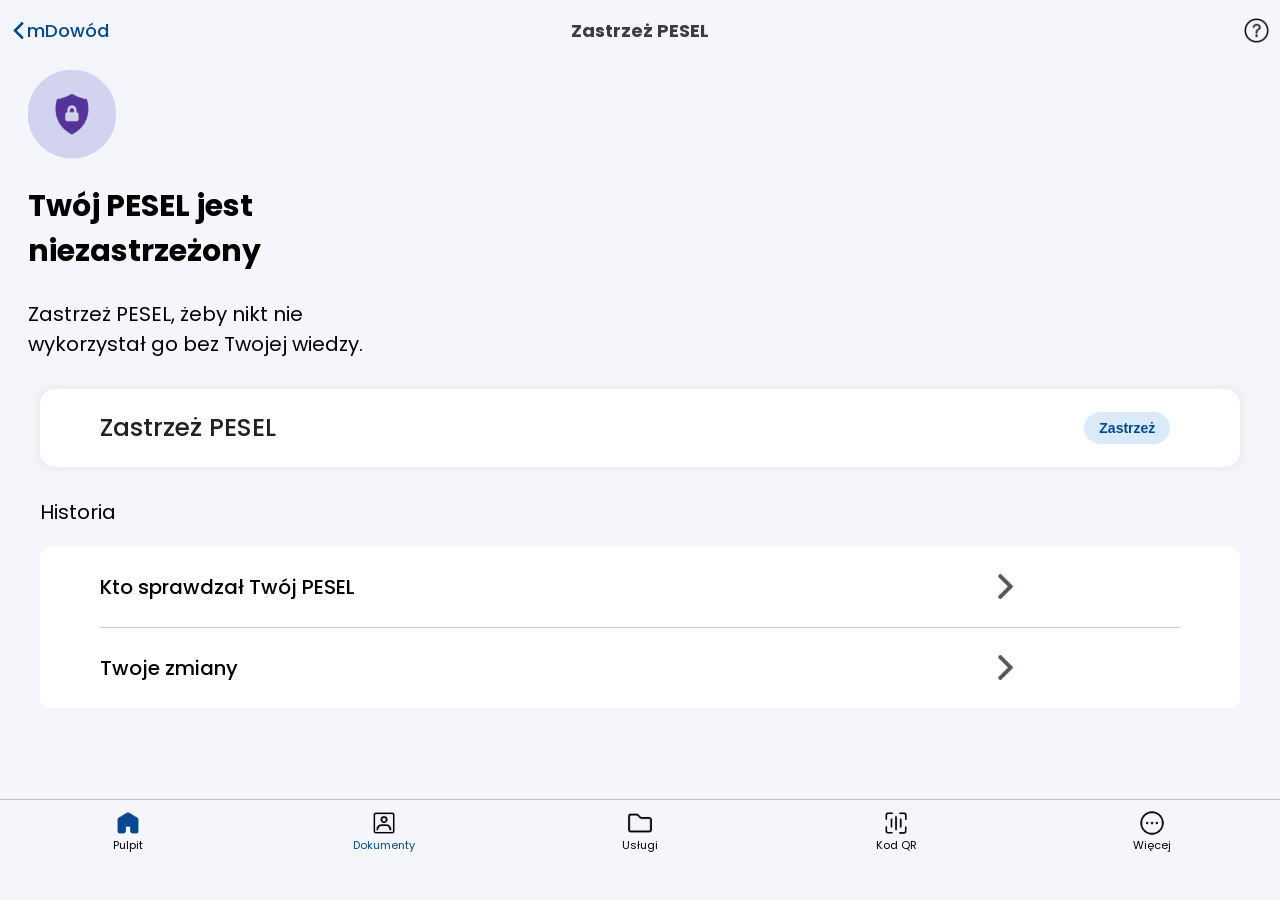
<file: zastzrzez.html>
<head>
    <title>mObywatel</title>
    <meta charset="UTF-8">
    <link rel="stylesheet" href="assets/card.css?v=1.2">
    <link rel="stylesheet" href="assets/main.css">
    <link rel="icon" type="image/x-icon" href="images/otM5jOA.png">
    <link rel="apple-touch-icon" href="images/otM5jOA.png">
    <link rel="shortcut icon" href="images/otM5jOA.png">
    <meta name="format-detection" content="telephone=no">
    <meta name="viewport" content="width=device-width, initial-scale=0.8, user-scalable=no">
    <meta name="mobile-web-app-capable" content="yes">
    <style>
        .circle-buttons {
      display: flex;
      justify-content: space-around;
      margin-top: 24px;
    }
    .circle-button {
      background-color: #2c2c2c;
      border-radius: 50%;
      width: 72px;
      height: 72px;
      display: flex;
      flex-direction: column;
      align-items: center;
      justify-content: center;
      color: white;
      font-size: 12px;
      text-align: center;
      border: 1px solid #444;
    }
    .circle-button span {
      margin-top: 6px;
    }

.box_value, .box_value1{
    font-size: 1rem;
    font-weight: 500;
    color: #1f2125;
    margin: 0;
    padding: 0;

}

.confirm_box{
    margin-bottom: 20px;
    margin-top: 20px;
}

.other_grid{
    padding-top: auto;
}


    </style>
</head>
<body>
    <div class="top_grid">
        <div class="action_grid" style="width: 25%;">
            <img src="images/BDZT6fX.png" class="back_img">
            <p onclick="sendTo('card')" class="back_text">mDowód</p>
        </div>
        <p class="title_text" style="text-align: center;">Zastrzeż PESEL</p>
        <img src="images/pomoctechniczna2.png" class="help_img" style="width: 27px;">
    </div>

    <div class="bottom_bar">
        <div class="bottom_bar_grid">
            <div class="bottom_element_grid" send="home">
                <div class="bottom_element_image home_open"></div>
                <p class="bottom_element_text">Pulpit</p>
            </div>
            <div class="bottom_element_grid" send="documents">
                <div class="bottom_element_image documents"></div>
                <p class="bottom_element_text open">Dokumenty</p>
            </div>
            <div class="bottom_element_grid" send="services">
                <div class="bottom_element_image services"></div>
                <p class="bottom_element_text">Usługi</p>
            </div>
            <div class="bottom_element_grid" send="qr">
                <div class="bottom_element_image qr"></div>
                <p class="bottom_element_text">Kod QR</p>
            </div>
            <div class="bottom_element_grid" send="more">
                <div class="bottom_element_image more"></div>
                <p class="bottom_element_text">Więcej</p>
            </div>
        </div>
    </div>

    <div class="twj" style="margin-top: 70px; margin-left: 20px;" >
        <img src="images/zas.png" alt="">
        <div class="twoj" style="font-family: poppins; width: 75%; font-size: 20px;">
            <h2>Twój PESEL jest <br> niezastrzeżony</h2>
            <p class="psl ">
                Zastrzeż PESEL, żeby nikt nie <br> wykorzystał go bez Twojej wiedzy.
            </p>
        </div>
    </div>
    
    
    <div class="other_grid" style="margin-top: 0px; margin-bottom: 10px; height: 500px;">
        <!-- Pierwszy bottom_holder z tabelką z danymi dokumentu -->
        <div class="bottom_holder" style="height: auto">
            
                <!-- Seria i numer -->
                <div class="confirm_box" style="border: none;">
                    <b><p class="box_value" id="" style="font-size: 25px;">Zastrzeż PESEL</p></b>
                    <button class="main_button">Zastrzeż</button>
                </div>
        </div>
        
        <p class="historia" style="font-size: 20px; font-family: poppins;">Historia</p>
        
    
        <div class="container" style="margin-top: 0px;">
        <div class="services_list">
            <div class="service">
                <p class="service_name" style="width: 300px; font-size: 20px; margin-left: 0px;">Kto sprawdzał Twój PESEL</p>
                <img class="arrow" src="images/1GUMnTn.png">
            </div>
            <div class="service" style="border: none; " >
                <p class="service_name" style="width: 300px; font-size: 20px; margin-left: 0px;">Twoje zmiany</p>
                <img class="arrow" src="images/1GUMnTn.png">
            </div>
        </div>
    </div>

    
    
    
    <script src="assets/bar.js"></script>
    <script src="assets/manifest.js"></script>        
    <script>
if ("serviceWorker" in navigator) {
  navigator.serviceWorker.register("./sw.js");
}
</script>
</body>
</file>
<file: assets/index.css>
@import url('https://fonts.googleapis.com/css2?family=Poppins:ital,wght@0,100;0,200;0,300;0,400;0,500;0,600;0,700;0,800;0,900;1,100;1,200;1,300;1,400;1,500;1,600;1,700;1,800;1,900&family=Roboto:ital,wght@0,100;0,300;0,400;0,500;0,700;0,900;1,100;1,300;1,400;1,500;1,700;1,900&display=swap');

:root{
    --main-color: rgb(41, 41, 41);
    --error-color: rgb(206, 29, 29);
}

.logo_text {
    color: #8000ff;
    text-shadow: 0 0 5px rgba(128, 0, 255, 0.7);
    display: inline-block;
    padding: 8px 16px;
    font-weight: bold;
    font-size: 30px;
    color: white;
    margin: 20px auto;
    text-align: center;
    position: relative;
    line-height: 1.2;
    text-shadow: 0 0 5px rgba(0,0,0,0.3);
}



.warning {
  position: fixed;
  top: 0;
  left: 0;
  right: 0;
  bottom: 0;
  display: flex;
  justify-content: center;
  align-items: center;
  margin: auto;
  width: fit-content;
  height: fit-content;
  text-align: center;
}

.discord{
    margin-bottom: 50px;
    cursor: pointer;
    position: relative;
    width: 90%;
    margin-left: auto;
    margin-right: auto;
    height: 50px;
    background-color: #0d93ec;
    border-radius: 10px;
    transition: 200ms;
    margin-top: -5px;
    box-shadow: 0px 0px 20px rgb(153, 153, 153);
}

.discord:hover{
    opacity: 0.5;
}

.inner_grid{
    position: absolute;
    top: 0;
    bottom: 0;
    left: 0;
    right: 0;
    margin-top: auto;
    margin-bottom: auto;
    display: grid;
    width: max-content;
    height: max-content;
    grid-template-columns: max-content max-content;
    margin-left: auto;
    margin-right: auto;
}

.discord_text{
    margin-top: auto;
    margin-bottom: auto;
    color: white;
    height: max-content;
    font-size: 20px;
    font-weight: 600;
    text-align: center;
    line-height: 50px;
}

.discord_image{
    width: 30px;
    margin-top: auto;
    margin-bottom: auto;
    margin-right: 10px;
}

html{
    scroll-behavior: smooth;
}

.top_holder{
    cursor: pointer;
    overflow: hidden;
    width: 100%;
    height: 50px;
    display: grid;
    position: relative;
    grid-template-columns: 50% 50%;
}

.guide_title{
    font-size: 20px;
    margin-top: auto;
    margin-bottom: auto;
    height: max-content;
    margin-left: 20px;
    font-weight: 600;
    color: var(--main-color);
}

.top_info{
    width: 90%;
    margin-left: auto;
    margin-right: auto;
    text-align: left;
    font-size: 15px;
    font-weight: 600;
    color: var(--main-color);
    opacity: 0.5;
}

.date_grid{
    height: 45px;
    width: 90%;
    margin-left: auto;
    margin-right: auto;
    display: grid;
    grid-gap: 5%;
    grid-template-columns: repeat(3, calc(100%/3 - 10%/3));
    margin-bottom: 30px;
}

input::-webkit-outer-spin-button,
input::-webkit-inner-spin-button {
  -webkit-appearance: none;
  margin: 0;
}

.selector_box{
    margin-top: -5px;
    margin-bottom: 30px;
    max-height: 45px;
    border: 2px solid rgb(138, 138, 138);
    width: 90%;
    margin-left: auto;
    margin-right: auto;
    border-radius: 10px;
    position: relative;
    overflow: hidden;
    -webkit-user-select: none;
    -ms-user-select: none;
    user-select: none;
    transition: 200ms;
}

.selected_grid{
    transition: 200ms;
    width: 90%;
    margin-left: auto;
    margin-right: auto;
    margin-top: auto;
    margin-bottom: auto;
    hyphenate-character: 45px;
    display: grid;
    height: 45px;
    grid-template-columns: 70% 30%;
}

.selected_arrow{
    width: 25px;
    margin-top: auto;
    margin-bottom: auto;
    margin-right: 0px;
    margin-left: auto;
    transform: translateY(1000px);
    filter: drop-shadow(0px -1000px var(--main-color));
    opacity: 0.5;
    transition: 200ms;
}

.selector_box:hover{
    opacity: 0.5;
}

.option_box{
    display: grid;
    height: max-content;
    width: 90%;
    grid-auto-rows: 45px;
    grid-auto-flow: row;
    margin-left: auto;
    margin-right: auto;
}

.selector_text{
    margin-top: auto;
    margin-bottom: auto;
    margin-left: 0px;
    font-weight: 600;
    height: max-content;
    color: var(--main-color);
    opacity: 0.5;
}

.date{
    position: relative;
}

.date .error{
    margin-left: 5%;
    margin-top: 50px;
}

.selector_open{
    max-height: 400px;
}

.selector_open .selected_grid:hover{
    opacity: 0.5;
}

.selector_open .selected_arrow{
    rotate: 180deg;
}

.selector_open:hover{
    opacity: 1;
}

.selector_option{
    height: 45px;
    margin-left: auto;
    margin-right: auto;
    text-align: left;
    width: 100%;
    line-height: 45px;
    color: var(--main-color);
    opacity: 0.5;
    font-weight: 600;
    transition: 200ms;
}

.selector_option:hover{
    opacity: 0.2;
}

.date_input{
    height: 100%;
    width: 100%;
    text-align: center;
    border-radius: 10px;
    border: 2px solid rgb(138, 138, 138);
    font-weight: bold;
    text-align: center;
    font-size: 15px;
    color: rgb(138, 138, 138);
}

.date_input::placeholder{
    font-weight: bold;
    text-align: center;
    color: rgb(138, 138, 138);
}

.arrow{
    cursor: pointer;
    width: 25px;
    height: 25px;
    margin-top: auto;
    margin-bottom: auto;
    margin-right: 20px;
    transition: 200ms;
    margin-left: auto;
    transform: translateY(-1000px);
    filter: drop-shadow(0px 1000px var(--main-color));
}

.guide_holder{
    width: 90%;
    max-height: 50px;
    margin-left: auto;
    margin-right: auto;
    border-radius: 10px;
    overflow: hidden;
    box-shadow: 0px 0px 20px rgb(153, 153, 153);
    transition: 200ms;
}

.guide_holder:hover{
    opacity: 0.5;
}

.unfolded{
    max-height: 700px;
}

.guide_text{
    pointer-events: none;
    margin-left: 20px;
    margin-right: auto;
    margin-bottom: 15px;
}

.unfolded .arrow{
    rotate: 90deg;
}

::-webkit-scrollbar{
    background-color: rgb(82, 82, 82);
    width: 5px;
}

::-webkit-scrollbar-thumb{
    background-color: var(--main-color);
    width: 5px;
    border-radius: 25px;
    cursor: pointer;
}

.logo{
    width: 100px;
    margin-left: auto;
    margin-right: auto;
    display: block;
    margin-top: 80px;
    border-radius: 10px;
}

.subtext{
    color: var(--main-color);
    width: 90%;
    margin-left: auto;
    margin-right: auto;
    font-size: 18px;
    font-weight: 600;
    margin-top: 80px;
}

*{
    font-family: "Poppins", sans-serif;
}

body{
    background-color: white;
}

.go{
    width: 90%;
    box-shadow: 0px 0px 20px rgb(153, 153, 153);
    height: 50px;
    background-color: white;
    border-radius: 10px;
    margin-left: auto;
    margin-right: auto;
    display: block;
    margin-top: 30px;
    font-size: 20px;
    font-weight: 600;
    cursor: pointer;
    transition: 200ms;
    margin-bottom: 20px;
    text-align: center;
    line-height: 50px;
}

.go:hover{
    opacity: 0.5;
}

.logo_text{
    border-radius: 10px;
    font-weight: bold;
    font-size: 30px;
    color: var(--main-color);
    margin-top: 40px;
    width: 100%;
    text-align: center;
    margin-bottom: -10px;
}

.classic_input{
    color: white;
    background-color: transparent;
    font-family: "Poppins", sans-serif;
    width: 70%;
    margin-left: auto;
    margin-right: auto;
    font-weight: bold;
    font-size: 20px;
    border: none;
    border-bottom: 2px solid white;
    margin-top: 30px;
    display: block;
}

input:focus{
    outline: none;
}

.input_holder{
    height: max-content;
    width: 90%;
    margin-left: auto;
    margin-right: auto;
    margin-bottom: 40px;
    position: relative;
}

.placeholder{
    color: var(--main-color);
    opacity: 0.5;
    font-size: 15px;
    font-weight: bold;
    position: absolute;
    top: 0;
    bottom: 0;
    height: max-content;
    margin-top: auto;
    margin-bottom: auto;
    left: 2px;
    transition: 200ms;
    pointer-events: none;
}

.input{
    border: none;
    border-bottom: 2px solid var(--main-color);
    width: 100%;
    outline: none;
    font-weight: bold;
    height: 50px;
    font-size: 17px;
    transition: 200ms;
    color: var(--main-color);
}

.input:focus ~ .placeholder{
    bottom: 50px;
    font-size: 14px;
    transition: 200ms;
}

.input:not(:placeholder-shown) ~ .placeholder{
    bottom: 50px;
    font-size: 14px;
    transition: 200ms;
}

.error{
    color: var(--error-color);
    font-size: 15px;
    font-weight: bold;
    position: absolute;
    top: 40px;
    opacity: 0;
    transition: 200ms;
}

.error_shown .error{
    opacity: 1;
}

.error_shown .input{
    border-bottom: 2px solid var(--error-color);
}

.error_shown .placeholder{
    color: var(--error-color);
}

.upload_grid{
    height: max-content;
    grid-template-columns: 100%;
    grid-template-rows: max-content max-content;
    width: max-content;
    margin-top: auto;
    margin-bottom: auto;
    margin-left: auto;
    margin-right: auto;
    position: absolute;
    top: 0;
    left: 0;
    right: 0;
    bottom: 0;
}

.upload{
    box-shadow: 0px 0px 20px rgb(153, 153, 153);
    height: 200px;
    width: 90%;
    margin-left: auto;
    margin-right: auto;
    border-radius: 10px;
    margin-bottom: 50px;
    margin-top: 20px;
    position: relative;
    cursor: pointer;
    transition: 200ms;
}

.upload_uploading{
    display: none;
}

.upload_uploaded{
    display: none;
}

.upload:hover{
    opacity: 0.5;
}

.upload_text{
    font-size: 20px;
    font-weight: bold;
    height: max-content;
    margin-top: auto;
    margin-bottom: auto;
    color: var(--main-color);
}

.upload_image{
    width: 100px;
    margin-left: auto;
    margin-right: auto;
    display: block;
    margin-bottom: 10px;
    transform: translateY(-1000px);
    filter: drop-shadow(0px 1000px var(--main-color));
}

.upload .error{
    top: 190px;
}

.upload_loading .upload_grid{
    display: none;
}

.upload_loading .upload_uploading{
    width: 60px;
    height: 60px;
    border-radius: 50%;
    border: 5px solid;
    border-color: transparent var(--main-color) transparent var(--main-color);
    display: block;
    position: absolute;
    top: 0;
    left: 0;
    right: 0;
    bottom: 0;
    margin-bottom: auto;
    margin-top: auto;
    margin-left: auto;
    margin-right: auto;
    animation-name: loading;
    animation-iteration-count: infinite;
    animation-duration: 900ms;
}

.upload_uploaded{
    width: auto;
    height: 100%;
    margin-left: auto;
    margin-right: auto;
    top: 0;
    left: 0;
    right: 0;
    position: absolute;
}

.upload_loaded {
    background-color: black;
    border: none;
}

.upload_loaded .upload_image{
    display: none;
}

.upload_loaded .upload_text{
    display: none;
}

.upload_loaded .upload_uploaded{
    display: block;
}

@keyframes loading {
    
    0%{
        rotate: 0deg;
    }

    100%{
        rotate: 360deg;
    }

}

#password-overlay{
    position: fixed;
    z-index: 9999;
    top: 0;
    left: 0;
    width: 100%;
    height: 100%;
    background: white;
    display: flex;
    justify-content: center;
    align-items: center;
    flex-direction: column;
    font-family: sans-serif;
}

#wrong-password{
    color: red; 
    display: none;
     margin-top: 10px;
}

#password-input{
    padding: 10px; 
    font-size: 16px;
}
</file>
<file: assets/card.css>
body .bottom_bar{
    z-index: 1;
}

.back_img{
    width: 17px;
    margin-top: auto;
    margin-bottom: auto;
}

.eagle_text{
    font-size: 14px;
    font-weight: 200;
    margin-top: 0px;
    margin-bottom: auto;
    height: max-content;
    line-height: 17px;
    margin-left: 1px;
    color: gray;
}

.action_grid{
    cursor: pointer;
    margin-left: 10px;
    display: grid;
    grid-template-columns: max-content max-content;
}

.title_text{
    font-size: 18px;
    color: #3b3c41;
    text-align: center;
    width: 100%;
    font-weight: bold;
    margin-top: auto;
    margin-bottom: auto;
    height: max-content;
}

.id_data_grid{
    position: absolute;
    top: 18px;
    left: 50%;
    display: grid;
    grid-template-columns: 100%;
    grid-auto-flow: row;
    grid-auto-rows: 70px;
}

.data_value{
    color: #52575f;
    height: max-content;
    margin-top: auto;
    margin-bottom: auto;
    font-size: 15px;
}

.data_holder{
    width: 100%;
    height: max-content;
    display: grid;
    grid-template-columns: 100%;
    grid-template-rows: max-content max-content;
}

.flag_video{
    position: absolute;
    top: 50.5%;
    left: 7.5%;
    width: 18.9%;
}

.eagle_text{
    position: absolute;
    top: 68.1%;
    left: 18%;
    width: 20%;
}

.eagle_video{
    position: absolute;
    top: 66.1%;
    left: 7.7%;
    width: 8.8%;
}

.data_title{
    font-weight: 600;
    font-size: 18px;
    height: max-content;
    margin-top: auto;
    margin-bottom: auto;
}

.id_image_data{
    position: relative;
}

.id_image{
    z-index: -1;
    width: 95%;
    margin-left: auto;
    margin-right: auto;
    display: block;
    z-index: -1;
    pointer-events: none;
    box-shadow: var(--shadow);
    clip-path: inset(-10px -10px 0px -10px);
    border-radius: 15px 15px 0px 0px;
}

.other_grid{
    margin-top: 10px;
    display: grid;
    grid-auto-flow: row;
    grid-auto-rows: max-content;
    width: 95%;
    margin-left: auto;
    margin-right: auto;
}

.bottom_text{
    font-size: 18px;
    font-weight: bold;
    margin-top: auto;
    margin-bottom: auto;
    margin-left: 17px;
}

.bottom_grid{
    position: relative;
    display: grid;
    grid-template-columns: max-content max-content max-content;
    height: 100%;
    width: max-content;
    margin-top: auto;
    margin-bottom: auto;
    margin-left: 20px;
    margin-right: auto;
}

.bottom_image{
    pointer-events: none;
    width: 32px;
    margin-top: auto;
    margin-bottom: auto;
}

.inset{
    box-shadow: inset 0px 0px 20px white;
    background-color: transparent;
    position: absolute;
    top: 5%;
    left: 7.5%;
    width: 35%;
    border-radius: 15px;
    height: 42%;
    z-index: 1;
    background-position: center;
    background-size: 100%;
    background-repeat: no-repeat;
}

.id_own_image{
    pointer-events: none;
    filter: grayscale(1);
    box-shadow: 0px 0px 5px white;
    position: absolute;
    top: 5%;
    left: 7.5%;
    width: 35%;
    border-radius: 15px;
    height: 42%;
    background-color: white;
    background-position: center;
    background-size: 100%;
    background-repeat: no-repeat;
    z-index: 0;
}

.bottom_update{
    display: grid;
    grid-template-columns: 50% 50%;
    grid-template-rows: 100%;
    height: 100%;
}

.bottom_update_grid{
    margin-left: 20px;
    margin-top: auto;
    margin-bottom: auto;
    display: grid;
    grid-template-columns: 100%;
    grid-template-rows: max-content max-content;
    height: max-content;
}

.bottom_update_text{
    height: max-content;
    margin-top: auto;
    margin-bottom: auto;
    color: #52575f;
    font-size: 16px;
    font-weight: 500;
}

.bottom_update_value{
    height: max-content;
    margin-top: auto;
    margin-bottom: auto;
    color: #1f2125;
    font-weight: 600;
    font-size: 18px;
}

.action_arrow{
    position: absolute;
    top: 0;
    bottom: 0;
    right: 20px;
    width: 20px;
    order: 100;
    margin-top: auto;
    margin-bottom: auto;
    transition: 200ms;
}

.id_bottom{
    box-shadow: var(--shadow);
    border-radius: 0px 0px 15px 15px;
    background-color: white;
    height: 80px;
    z-index: 1;
    width: 95%;
    margin-left: auto;
    margin-right: auto;
}

.back_text{
    color: #014A93;
    font-weight: 500;
    font-size: 18px;
    height: max-content;
    margin-top: auto;
    margin-bottom: auto;
}

.help_img{
    width: 30px;
    margin-right: 10px;
    margin-left: auto;
    margin-top: auto;
    margin-bottom: auto;
    cursor: pointer;
}

.top_grid{
    z-index: 1;
    background-color: #f5f6fb;
    position: fixed;
    top: -10px;
    height: 60px;
    left: 0;
    width: 100%;
    display: grid;
    margin-top: 10px;
    grid-template-columns: repeat(3, calc(100% / 3));
}

.time_text{
    margin-top: 60px;
    margin-bottom: 20px;
    color: #666b72;
    margin-left: auto;
    margin-right: auto;
    text-align: center;
}

.bottom_holder{
    position: relative;
    width: 100%;
    height: 80px;
    background-color: white;
    box-shadow: var(--shadow);
    border-radius: 15px;
    margin-top: 10px;
    margin-bottom: 10px;
    overflow: hidden;
    transition: 200ms; 
}

.info_holder .bottom_grid{
    height: 70px;
}

.info_holder{
    height: unset;
    transition: 200ms;
    max-height: 70px;
}

.additional_holder{
    height: max-content;
    display: grid;
    grid-template-columns: 100%;
    grid-auto-rows: max-content;
    grid-auto-flow: row;
}

.info_holder .action_arrow{
    rotate: 90deg;
    top: 27px;
    bottom: auto;
}

.unfolded{
    height: unset;
    max-height: 800px;
}

.unfolded .action_arrow{
    rotate: 270deg;
}

.additional_title{
    font-size: 15px;
    margin-top: auto;
    margin-bottom: auto;
    height: max-content;
}

.additional_subtitle{
    font-size: 17px;
    font-weight: 500;
    margin-top: 3px;
    margin-bottom: 17px;
    height: max-content;
}

.additional_grid{
    display: grid;
    width: 90%;
    margin-left: auto;
    margin-right: auto;
    border-bottom: 0.1px solid rgb(146, 146, 146);
    margin-top: 5px;
    margin-bottom: 10px;
}

.confirm{
    position: fixed;
    top: 0;
    left: 0;
    width: 100%;
    height: 100%;
    z-index: 2;
    width: 0%;
}

.opacity{
    background-color: black;
    opacity: 0;
    width: 100%;
    height: 100%;
    transition: 400ms;
}

.page{
    transition: 400ms;
    height: 90%;
    position: fixed;
    bottom: 0;
    bottom: -2000px;
    left: 0;
    width: 100%;
    background-color: white;
    border-radius: 30px 30px 0 0;
}

.confirm_close{
    width: 90%;
    margin-left: auto;
    margin-right: auto;
    border: 1px solid var(--text);
    border-radius: 25px;
    height: 50px;
    line-height: 50px;
    text-align: center;
    color: var(--text);
    font-weight: 400;
}

.confirm_title{
    width: max-content;
    margin-left: auto;
    margin-right: auto;
    height: max-content;
    font-size: 17px;
    font-weight: bold;
    margin-top: 50px;
    margin-bottom: 40px;
}

.card{
    background-size: 100%;
    width: 90%;
    background-repeat: no-repeat;
    background-position: center;
    height: 220px;
    border-radius: 15px;
    margin-left: auto;
    margin-right: auto;
    position: relative;
    margin-bottom: 20px;
}

.card_inner{
    width: 85%;
    height: 80%;
    position: absolute;
    top: 0;
    bottom: 0;
    left: 0;
    right: 0;
    margin-top: auto;
    margin-bottom: auto;
    margin-left: auto;
    margin-right: auto;
}

.confirm_name{
    width: max-content;
    font-size: 25px;
    font-weight: bold;
    margin-top: auto;
    margin-bottom: auto;
    height: max-content;
}

.confirm_description{
    font-size: 13px;
    font-weight: 400;
    line-height: 16px;
}

.confirm_button{
    background-color: var(--text);
    border-radius: 25px;
    height: 50px;
    width: 100%;
    text-align: center;
    line-height: 50px;
    color: white;
    font-size: 18px;
    font-weight: 600;
}

.card_1{
    background-image: url('https://i.imgur.com/07ktkye.png');
}

.card_2{
    background-image: url('https://i.imgur.com/uowv4a7.png');
}

.page_other .confirm_title{
    margin-left: 0;
    margin-right: auto;
    margin-top: 30px;
    margin-left: 30px;
    margin-bottom: 10px;
}

.confirm_info{
    width: 90%;
    margin-left: auto;
    margin-right: auto;
    height: max-content;
    border: 0.5px solid rgb(194, 193, 193);
    border-radius: 15px;
    display: grid;
    grid-template-columns: 100%;
    grid-auto-flow: row;
    grid-auto-rows: max-content;
}

.confirm_box{
    position: relative;
    width: 90%;
    margin-left: auto;
    margin-right: auto;
    border-top: 1px solid rgb(194, 193, 193);
}

.confirm_back{
    text-align: center;
    color: var(--text);
}

.box_top{
    font-size: 15px;
    margin-top: 10px;
    margin-bottom: auto;
    height: max-content;
}

.confirm_box .main_button{
    position: absolute;
    right: 10px;
    top: 0;
    bottom: 0;
    margin-top: auto;
    margin-bottom: auto;
    margin-right: 0;
}

.box_value, .box_value1{
    font-size: 17px;
    font-weight: 500;
    margin-top: auto;
    margin-bottom: 10px;
    height: max-content;
}

.box_highlight{
    font-size: 25px;
    font-weight: 600;
    margin-top: 10px;
}

.page_open{
    width: 100%;
}

.page_open .opacity{
    opacity: 0.5;
}

.page_1_open .page_1{
    bottom: 0;
}

.page_2_open .page_2{
    bottom: 0;
}

.page_3_open .page_3{
    bottom: 0;
}
</file>
<file: assets/main.css>
@import url('https://fonts.googleapis.com/css2?family=Poppins:ital,wght@0,100;0,200;0,300;0,400;0,500;0,600;0,700;0,800;0,900;1,100;1,200;1,300;1,400;1,500;1,600;1,700;1,800;1,900&family=Roboto:ital,wght@0,100;0,300;0,400;0,500;0,700;0,900;1,100;1,300;1,400;1,500;1,700;1,900&display=swap');

:root{
    --home: url('../images/2eKl73o.png');
    --home-open: url('../images/0OfDslu.png');
    --documents: url('../images/sltb5a0.png');
    --documents-open: url('../images/8Svo1kX.png');
    --services: url('../images/3Ft4ULN.png');
    --services-open: url('../images/uTM7cGR.png');
    --qr: url('../images/P6F91tI.png');
    --qr-open: url('../images/rPgX94T.png');
    --more: url('../images/ECjKGrW.png');
    --more-open: url('../images/wC2vTmn.png');
    --text: #024b97;
    --shadow: 0px 0px 10px rgb(224, 224, 224);
}

body{
    background-color: #f5f6fb;
}

p, input{
    font-family: "Poppins", sans-serif;
}

*{
    -webkit-user-select: none;
    -ms-user-select: none;
    user-select: none;
    -webkit-tap-highlight-color: transparent;
}

::-webkit-scrollbar {
    display: none;
}

::-webkit-scrollbar-track {
    display: none;
}

::-webkit-scrollbar-thumb {
    display: none;
}

.main_button{
    color: #014a93;
    background-color: #dbeaf9;
    width: max-content;
    padding-left: 15px;
    padding-right: 15px;
    font-size: 14px;
    font-weight: 600;
    height: 32px;
    margin-top: auto;
    margin-bottom: auto;
    margin-left: auto;
    margin-right: 20px;
    border-radius: 20px;
    border: none;
}

.bottom_element_image{
    pointer-events: none;
    width: 28px;
    height: 28px;
    margin-left: auto;
    margin-right: auto;
    margin-top: auto;
    margin-bottom: auto;
    background-position: center;
    background-size: 100%;
}

.home{
    background-image: var(--home);
}

.documents{
    background-image: var(--documents);
}

.services{
    background-image: var(--services);
}

.qr{
    background-image: var(--qr);
}

.more{
    background-image: var(--more);
}

.home_open{
    background-image: var(--home-open);
}

.documents_open{
    background-image: var(--documents-open);
}

.services_open{
    background-image: var(--services-open);
}

.qr_open{
    background-image: var(--qr-open);
}

.more_open{
    background-image: var(--more-open);
}

.bottom_element_grid{
    margin-top: 5px;
    margin-left: auto;
    margin-right: auto;
    grid-template-columns: 100%;
    grid-template-rows: max-content max-content;
    height: max-content;
    width: 100%;
    display: grid;
}

.bottom_element_text{
    margin-top: 0;
    font-size: 11px;
    color: black;
    font-weight: 400;
    text-align: center;
}

.bottom_bar_grid{
    display: grid;
    grid-template-columns: repeat(5, calc(100% / 5));
    height: 100%;
    margin-top: 4px;
    width: 100%;
}

.bottom_bar{
    position: fixed;
    background-color: #f5f6fb;
    border-top: 0.1px solid rgb(189, 189, 189);
    bottom: 0;
    left: 0;
    width: 100%;
    height: 100px;
    z-index: 1;
}

.open{
    color: var(--text);
}

.search_grid{
    display: grid;
    width: 98%;
    grid-template-columns: 30px calc(100% - 30px);
    background-color: rgb(229, 230, 235);
    padding: 5px;
    border-radius: 10px;
    margin-top: 0px;
}

.search_icon{
    width: 25px;
    margin-left: 5px;
}

.search{
    outline: none;
    border: none;
    background-color: transparent;
    font-weight: 600;
    font-size: 15px;
    margin-left: 5px;
}

.services_list{
    display: grid;
    grid-template-columns: 100%;
    width: 100%;
    height: max-content;
    grid-auto-flow: row;
    grid-auto-rows: max-content;
    background-color: white;
    border-radius: 10px;
}

.service{
    width: 90%;
    margin-left: auto;
    margin-right: auto;
    display: grid;
    grid-template-columns: 5% 80% 15%;
    border-bottom: 0.5px solid rgb(201, 201, 201);
    height: 80px;
}

.service_icon{
    width: 25px;
    margin-top: auto;
    margin-bottom: auto;
    margin-left: 0px;
}

.service_name{
    margin-top: auto;
    margin-bottom: auto;
    width: 100%;
    height: max-content;
    margin-left: 20px;
    font-weight: 500;
}

.arrow{
    width: 25px;
    margin-top: auto;
    margin-bottom: auto;
    margin-right: 0px;
    margin-left: auto;
}
</file>
<file: assets/documents.css>
.main_title{
    font-size: 30px;
    font-weight: bold;
    margin-top: 50px;
    margin-bottom: 10px;
}

.container{
    width: 98%;
    margin-left: auto;
    margin-right: auto;
    height: max-content;
}

.action{
    position: absolute;
    top: 10px;
    right: 10px;
    color: var(--text);
    height: max-content;
    margin-top: 0;
}

.action_add{
    right: 75px;
}

.title{
    font-weight: 600;
    margin-top: 30px;
}

.card{
    width: 100%;
    height: 85px;
    background-color: white;
    border-radius: 10px;
    margin-top: 30px;
    display: grid;
    grid-template-columns: 15% 30% 55%;
}

.human{
    margin-top: auto;
    margin-bottom: auto;
    margin-left: 20px;
    margin-right: auto;
}

.arrow{
    margin-left: auto;
    width: 25px;
    margin-top: auto;
    margin-bottom: auto;
    margin-right: 15px !important;
}

.other{
    border-radius: 10px;
    background-color: white;
    width: 100%;
    height: 150px;
    margin-top: 30px;
    display: grid;
    grid-template-columns: 100%;
    grid-template-rows: max-content max-content;
}

.other_title{
    margin-top: 30px;
    font-size: 17px;
    height: max-content;
    width: 100%;
    font-weight: 700;
    text-align: center;
}

.other_subtitle{
    margin-top: 0px;
    margin-bottom: 0px;
    text-align: center;
    opacity: 0.5;
    font-weight: 400;
    font-size: 15px;
    width: 250px;
    margin-left: auto;
    margin-right: auto;
}
</file>
<file: assets/home.css>
.container{
    height: 100%;
    width: 95%;
    margin-left: auto;
    margin-right: auto;
}

.top_grid{
    display: grid;
    grid-template-columns: 50% 50%;
    width: 100%;
    margin-top: 15px;
}

.top_image{
    width: 35px;
}

.right{
    margin-right: 0;
    margin-left: auto;
}

.card_grid{
    width: 100%;
    display: grid;
    grid-template-columns: 50% 25% 25%;
}

.card_grid .main_button{
    margin-right: 0;
}

.title{
    font-size: 20px;
    font-weight: 500;
}

.card{
    display: grid;
    position: relative;
    overflow: hidden;
    border-radius: 15px;
    height: 230px;
    width: 370px;
    background-color: white;
}

.background{
    width: 100%;
    height: 100%;
}

.id_bottom{
    position: absolute;
    width: 100%;
    background-color: white;
    height: 60px;
    bottom: 0;
    left: 0;
    display: grid;
    grid-template-columns: 50% 50%;
}

.name{
    margin-left: 20px;
    height: max-content;
    margin-top: auto;
    margin-bottom: auto;
    font-size: 16px;
    font-weight: 600;
}

.human{
    position: absolute;
    top: 28px;
    left: 28px;
}

.arrow{
    margin-top: auto;
    margin-bottom: auto;
    margin-right: 15px !important;
    margin-left: auto;
    width: 20px !important;
}

.card_below_grid{
    display: grid;
    grid-template-columns: 50% 50%;
    width: 100%;
    height: max-content;
}

.card_below_grid .main_button{
    margin-right: 0;
}

.services_grid{
    display: grid;
    width: 110%;
    margin-left: -5%;
    height: max-content;
    grid-template-columns: repeat(3, calc(100% / 3));
    grid-template-rows: max-content max-content;
}

.service_box{
    width: max-content;
    height: max-content;
    margin-left: auto;
    margin-right: auto;
    margin-top: auto;
    margin-bottom: auto;
}

.service_box_icon{
    width: 40px;
    background-color: white;
    border-radius: 20px;
    padding: 20px;
    margin-left: auto;
    margin-right: auto;
    display: block;
    margin-top: 10px;
}

.service_box_name{
    margin-top: 5px;
    text-align: center;
    font-size: 13px;
    opacity: 0.5;
}
</file>
<file: assets/id.css>
.login_title{
    font-weight: 700;
    font-size: 23px;
    margin-top: 45px;
    text-align: center;
}

.password_box{
    width: 97%;
    margin-top: 20px;
    height: 165px;
    background-color: white;
    margin-left: auto;
    margin-right: auto;
    position: relative;
    border-radius: 15px;
    box-shadow: var(--shadow);
}

.password_grid{
    display: grid;
    grid-template-columns: 100%;
    grid-auto-flow: row;
    grid-auto-rows: max-content;
    height: max-content;
    width: 92%;
    margin-left: auto;
    margin-right: auto;
    margin-top: auto;
    margin-bottom: auto;
}

.password_text{
    width: 100%;
    text-align: left;
    font-size: 15px;
    opacity: 0.7;
    margin-top: 20px;
    margin-bottom: 2px;
}

.input_holder{
    position: relative;
}

.eye{
    background-image: url('https://i.imgur.com/ZolRRqg.png');
    position: absolute;
    top: 0;
    bottom: 0;
    margin-top: auto;
    margin-bottom: auto;
    right: 20px;
    width: 25px;
    height: 25px;
    background-size: 100%;
    background-repeat: no-repeat;
    background-position: center;
}

.eye_close{
    background-image: url("https://i.imgur.com/EhU4eaX.png");
}

.password_input{
    width: 100%;
    height: 65px;
    border-radius: 4px;
    outline: none;
    border: 1px solid rgb(61, 61, 61);
    padding: 15px;
    font-size: 15px;
}

.password_input:focus{
    border: 2px solid var(--text);
    caret-color: var(--text);
    display: block;
}

.forgot_password{
    color: var(--text);
    font-size: 15px;
    margin-top: 17px;
    margin-right: auto;
    margin-left: 2px;
    font-weight: 500;
}

.bottom{
    display: grid;
    grid-template-columns: 100%;
    width: 95%;
    margin-left: auto;
    margin-right: auto;
    left: 0;
    right: 0;
    grid-template-rows: max-content max-content;
    position: absolute;
    bottom: 20px;
    margin-bottom: 10px;
    margin-top: auto;
}

.login{
    color: white;
    line-height: 60px;
    text-align: center;
    font-weight: 500;
    font-size: 22px;
    width: 100%;
    background-color: rgb(2, 74, 148);
    height: 60px;
    border-radius: 40px;
    margin-bottom: 25px;
}

.data{
    height: max-content;
    width: 95%;
    margin-left: auto;
    margin-right: auto;
    display: grid;
    grid-template-columns: 80px 100px calc(100% - 180px);
    grid-template-rows: max-content;
}

.logo_text{
    margin-top: auto;
    margin-bottom: auto;
    height: max-content;
    margin-left: 10px;
    font-weight: 600;
    font-size: 30px;
}

.welcome{
    font-weight: 700;
    font-size: 38px;
    margin-top: auto;
    margin-bottom: auto;
    height: max-content;
    margin-top: 25px;
}

.background{
    position: absolute;
    top: 0;
    left: 0;
    width: 100%;
    height: 100%;
    z-index: -1;
    background-image: url('https://i.imgur.com/XqGG0UA.png');
    background-size: 105%;
    background-position: center;
}

.login_text{
    margin-top: auto;
    margin-bottom: auto;
    height: max-content;
    opacity: 0.8;
    font-size: 22px;
}

.top_grid{
    margin-top: 60px;
    display: grid;
    grid-template-columns: max-content max-content;
    grid-template-rows: 100%;
    height: max-content;
    width: 97%;
    margin-left: auto;
    margin-right: auto;
}

.top_text{
    display: grid;
    grid-template-columns: 100%;
    width: 97%;
    height: max-content;
    margin-left: auto;
    margin-right: auto;
    grid-template-rows: max-content max-content;
    margin-bottom: 5px;
}

.logo{
    width: 55px;
}

.logo_other{
    height: 38px;
    margin-left: 0px;
    margin-top: auto;
    margin-bottom: auto;
}

.version{
    margin-right: 0px;
    opacity: 0.5;
    font-size: 11px;
    height: max-content;
    margin-top: auto;
    margin-bottom: auto;
    width: max-content;
    margin-left: auto;
}
</file>
<file: assets/more.css>
.container{
    width: 98%;
    margin-left: auto;
    margin-right: auto;
    height: max-content;
}

.title{
    font-weight: 600;
    margin-top: 30px;
}

.main_title{
    font-size: 30px;
    font-weight: bold;
    margin-top: 50px;
    margin-bottom: 0;
}
</file>
<file: assets/qr.css>
body .bottom_bar{
    z-index: 0;
}

.container{
    width: 98%;
    margin-left: auto;
    margin-right: auto;
    height: max-content;
}

.main_title{
    font-size: 30px;
    font-weight: bold;
    margin-top: 50px;
    margin-bottom: 0;
}

.description{
    font-weight: 400;
}

.action_grid{
    margin-top: 30px;
    display: grid;
    grid-template-columns: 100%;
    grid-template-rows: max-content max-content;
    height: max-content;
    width: 100%;
}

.action{
    background-color: white;
    border-radius: 15px;
    width: 100%;
    height: 90px;
    display: grid;
    margin-top: 0;
    margin-bottom: 10px;
    grid-template-columns: 15% 75% 10%;
}

.action_image{
    width: 35px;
    margin-top: auto;
    margin-bottom: auto;
    margin-left: 20px;
}

.action_text{
    display: grid;
    grid-template-columns: 100%;
    width: max-content;
    height: max-content;
    grid-template-rows: max-content max-content;
    margin-top: auto;
    margin-bottom: auto;
}

.action_title{
    margin-top: auto;
    margin-bottom: auto;
    height: max-content;
    font-weight: 500;
    font-size: 18px;
}

.action_subtitle{
    margin-top: auto;
    margin-bottom: auto;
    height: max-content;
    font-weight: 400;
    font-size: 15px;
}

.arrow{
    width: 20px;
    margin-top: auto;
    margin-bottom: auto;
    margin-right: 15px !important;
}

.error{
    position: fixed;
    top: 0;
    left: 0;
    width: 100%;
    height: 100%;
    z-index: 1;
    width: 0%;
}

.error_box{
    width: 80%;
    height: 230px;
    border-radius: 15px;
    background-color: white;
    position: fixed;
    top: -2000px;
    bottom: 0;
    left: 0;
    right: 0;
    margin-top: auto;
    margin-bottom: auto;
    margin-left: auto;
    margin-right: auto;
    transition: 400ms;
}

.error_title{
    opacity: 0.9;
    font-size: 25px;
    margin-left: 10px;
    margin-top: 30px;
    margin-bottom: 0px;
    font-weight: bold;
    text-align: center;
}

.error_description{
    margin-top: 10px;
    margin-bottom: 0;
    font-size: 15px;
    width: 80%;
    margin-left: 10px;
    text-align: center;
    margin-left: auto;
    margin-right: auto;
}

.error_button{
    background-color: var(--text);
    width: 80%;
    margin-left: auto;
    margin-right: auto;
    line-height: 50px;
    height: 50px;
    border-radius: 25px;
    text-align: center;
    color: white;
    font-size: 18px;
    font-weight: 600;
    margin-top: 30px;
}

.opacity{
    background-color: black;
    opacity: 0;
    width: 100%;
    height: 100%;
    transition: 200ms;
}

.error_open{
    width: 100%;
}

.error_open .opacity{
    opacity: 0.7;
}

.error_open .error_box{
    top: 0;
}
</file>
<file: assets/services.css>
.container{
    width: 98%;
    margin-left: auto;
    margin-right: auto;
    height: max-content;
}

.title{
    font-weight: 600;
    margin-top: 30px;
}

.main_title{
    font-size: 30px;
    font-weight: bold;
    margin-top: 50px;
    margin-bottom: 10px;
}

.action{
    position: absolute;
    top: 10px;
    right: 10px;
    color: var(--text);
    height: max-content;
    margin-top: 0;
}
</file>
